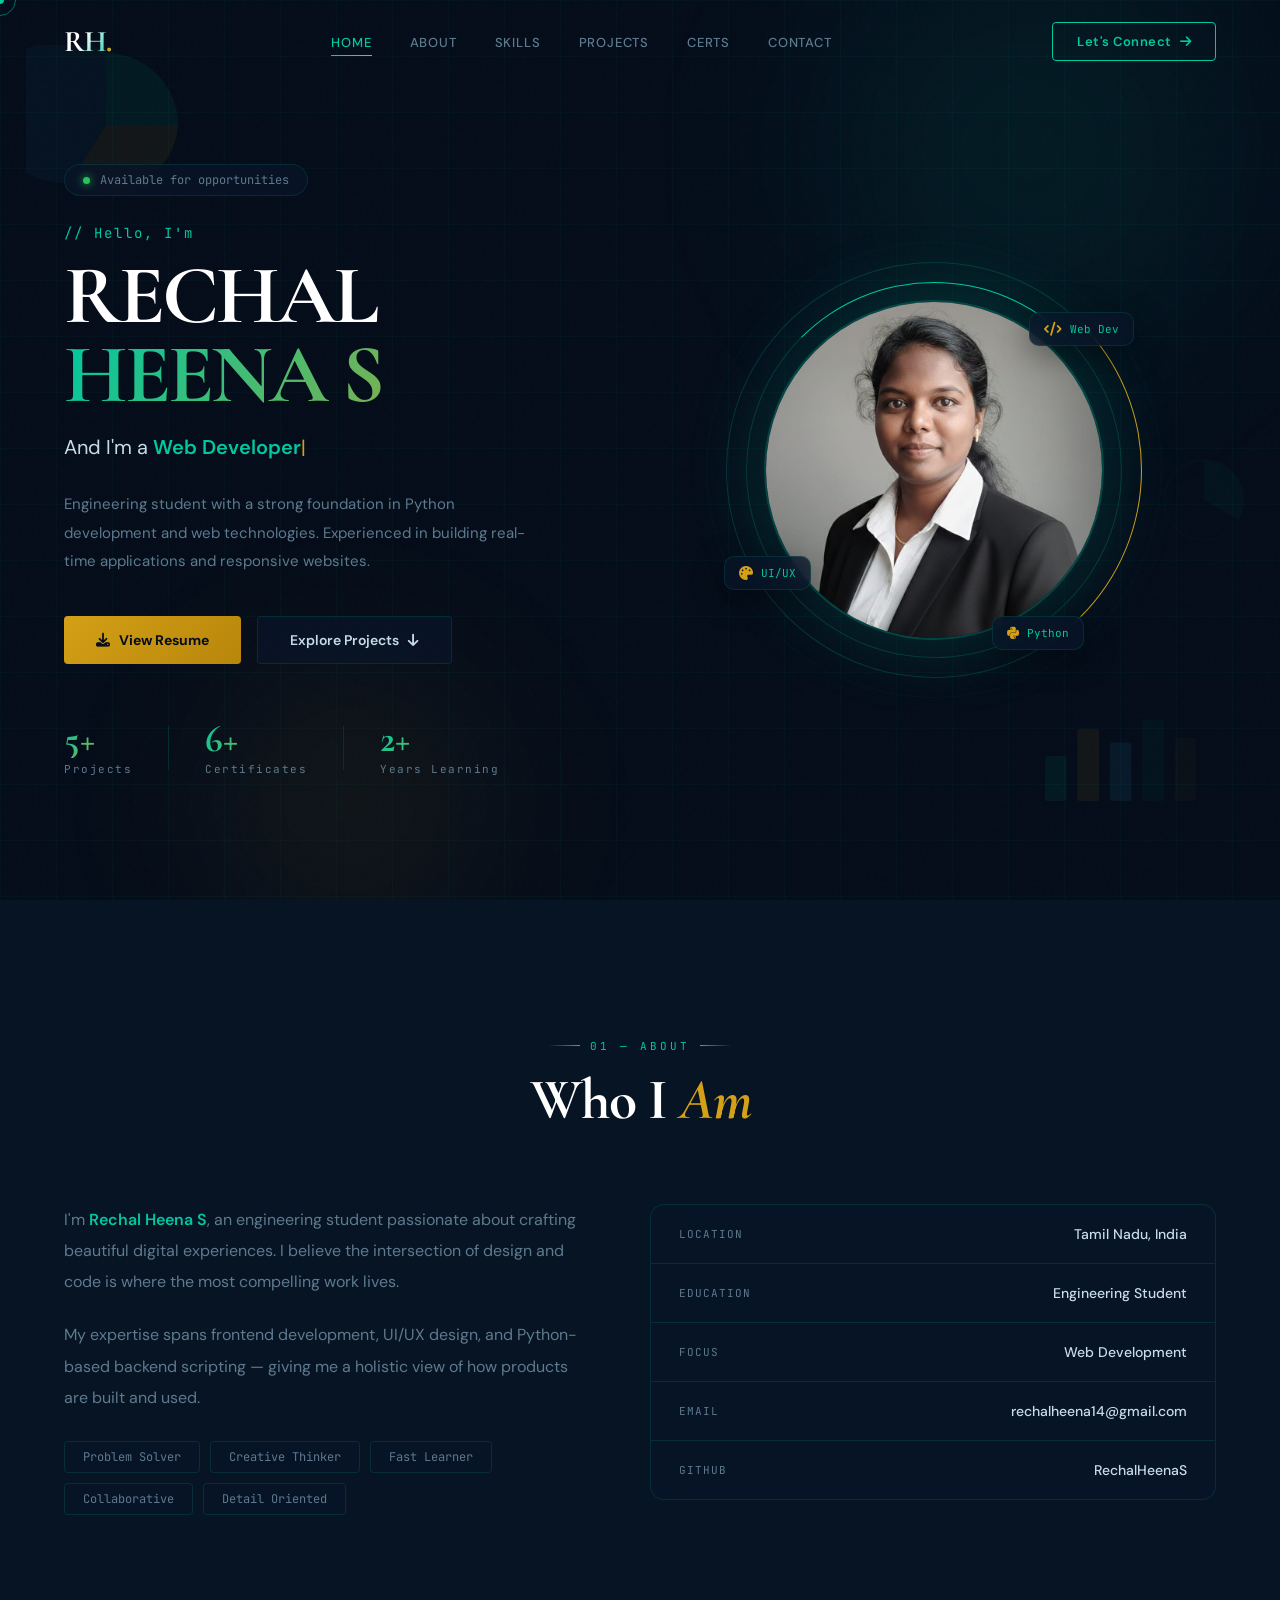
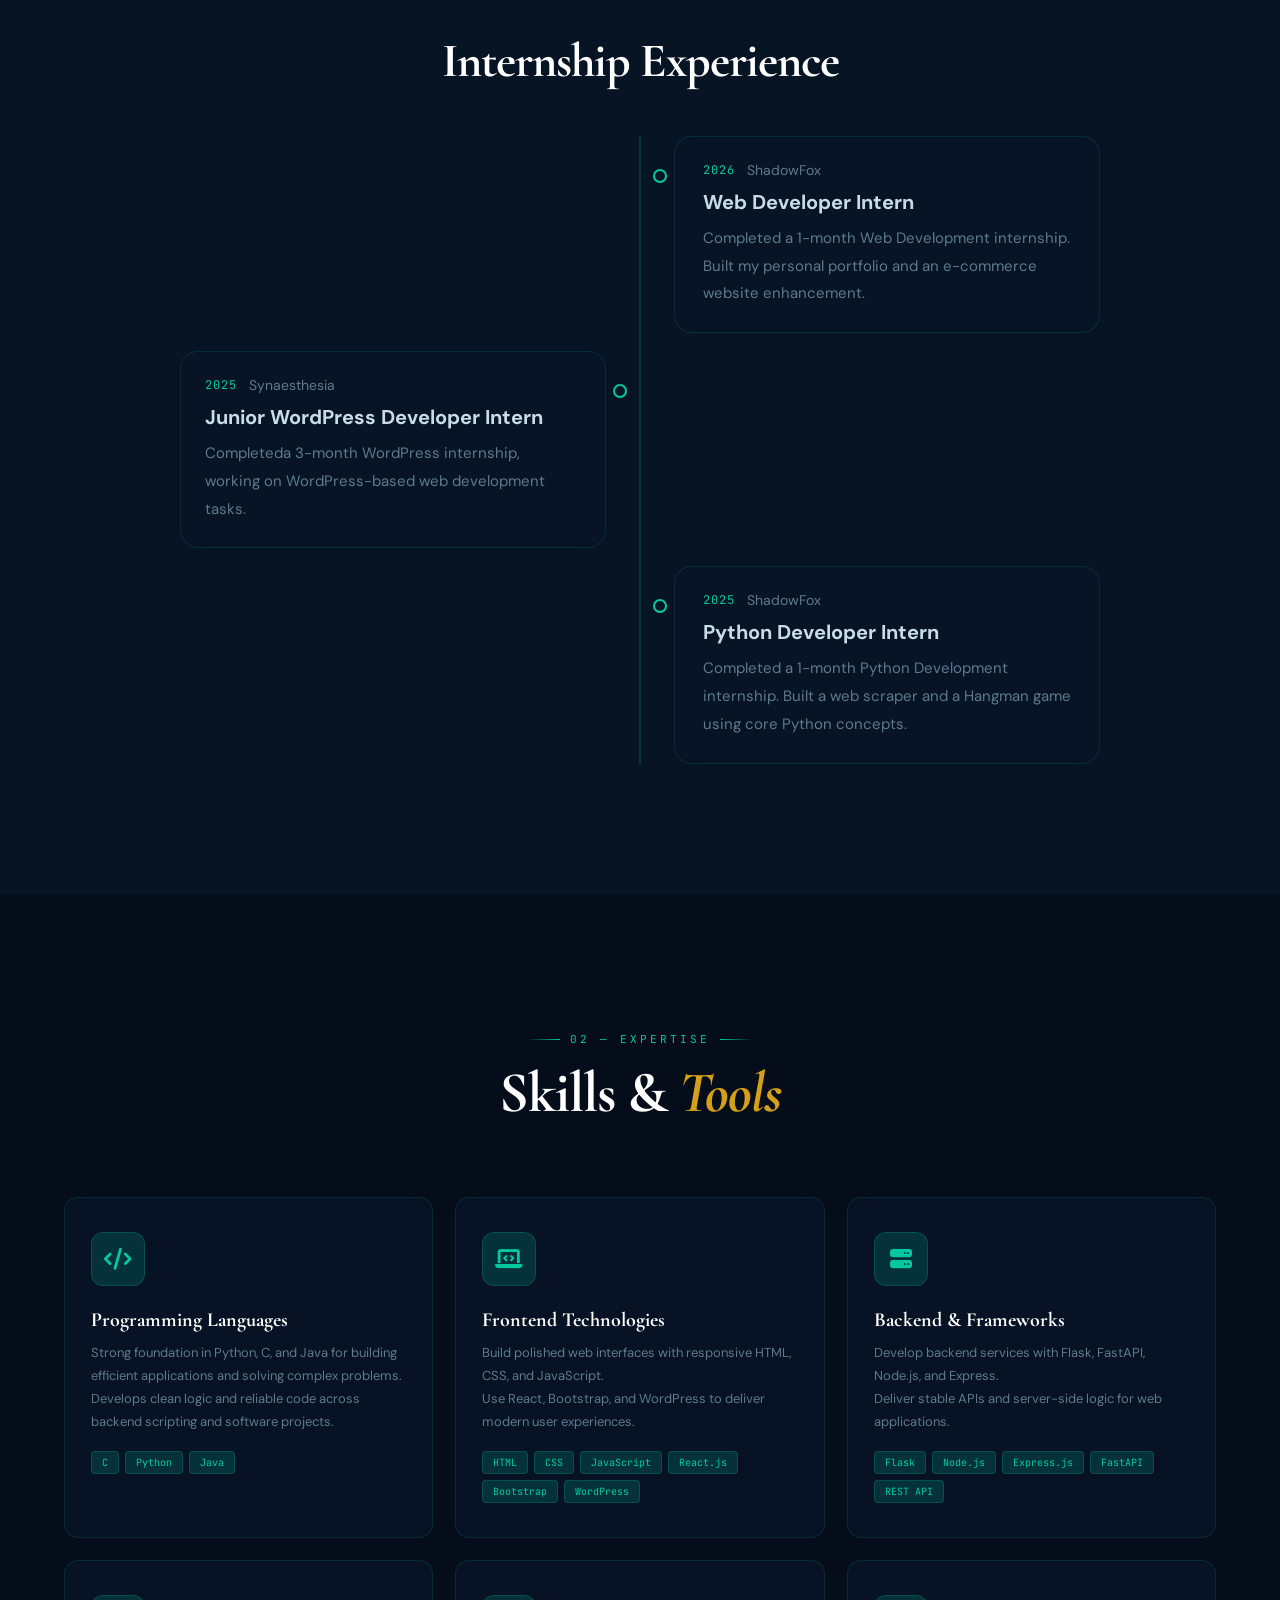
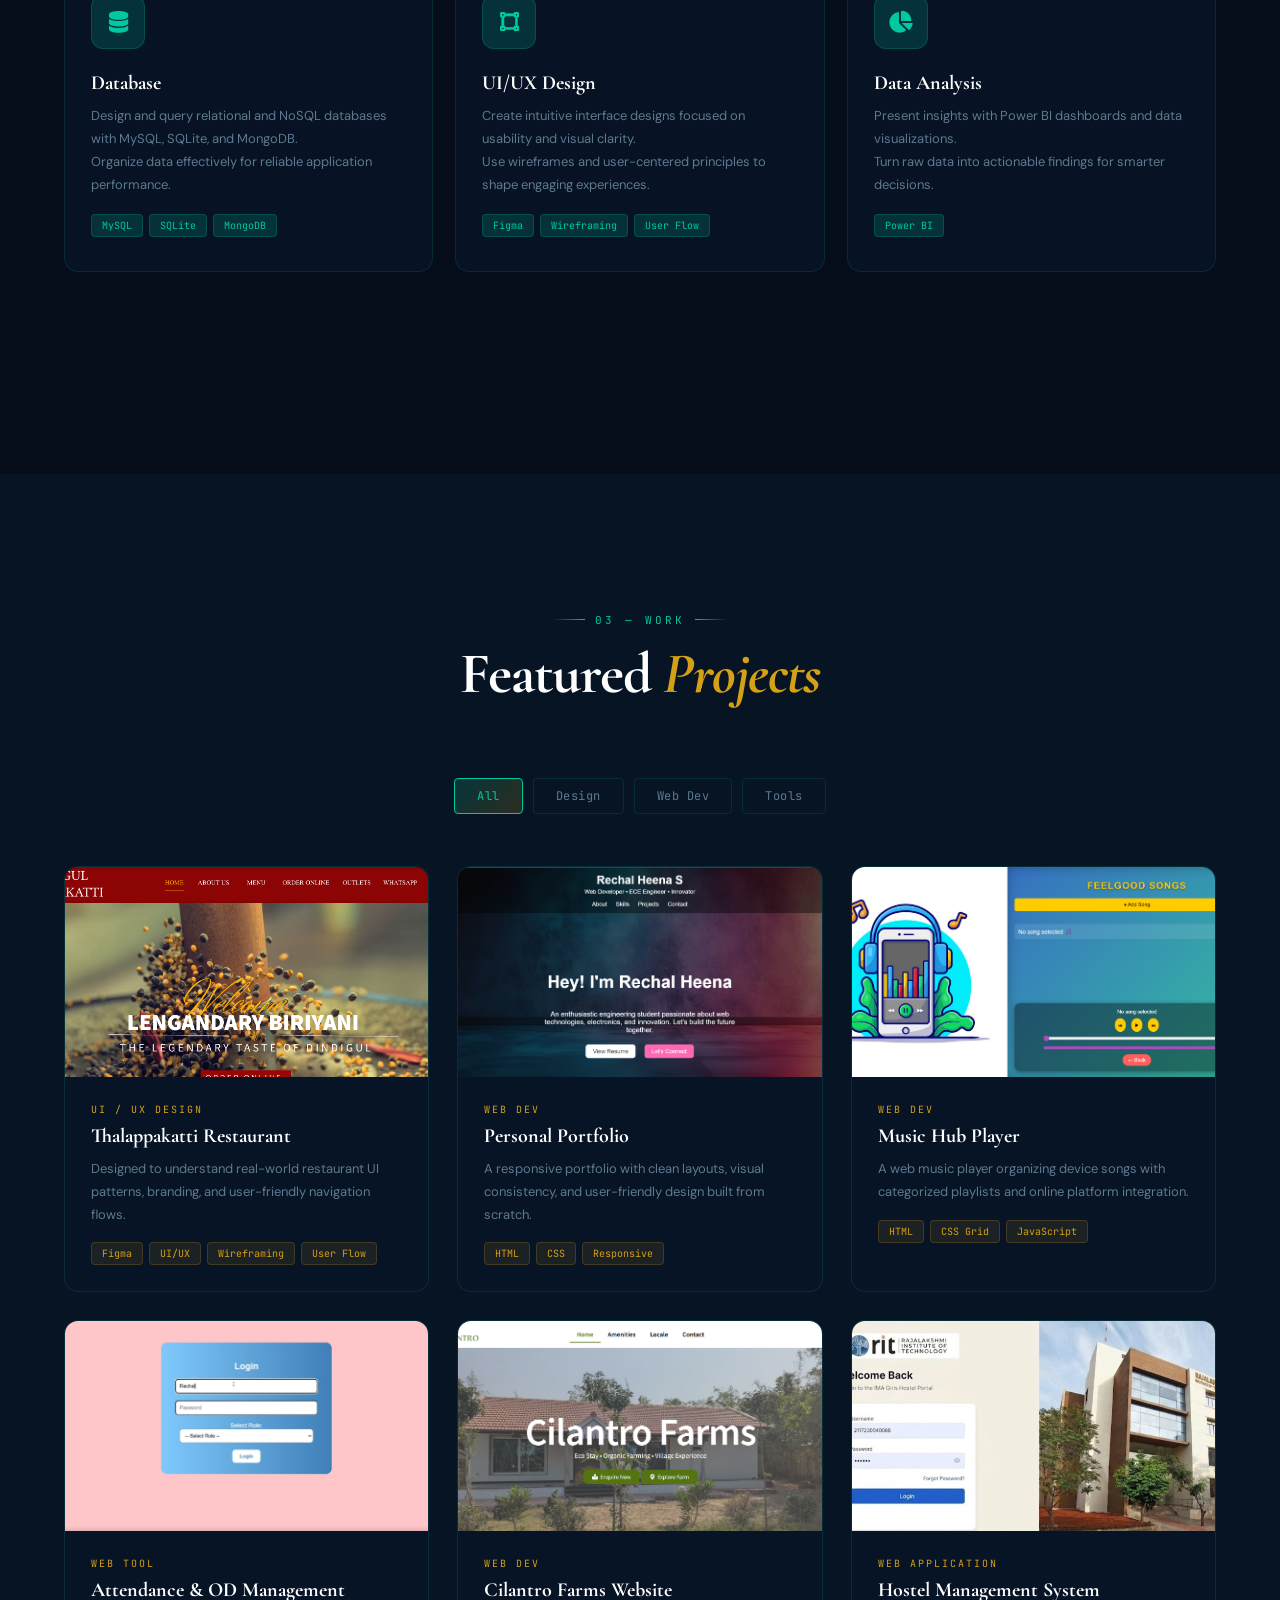
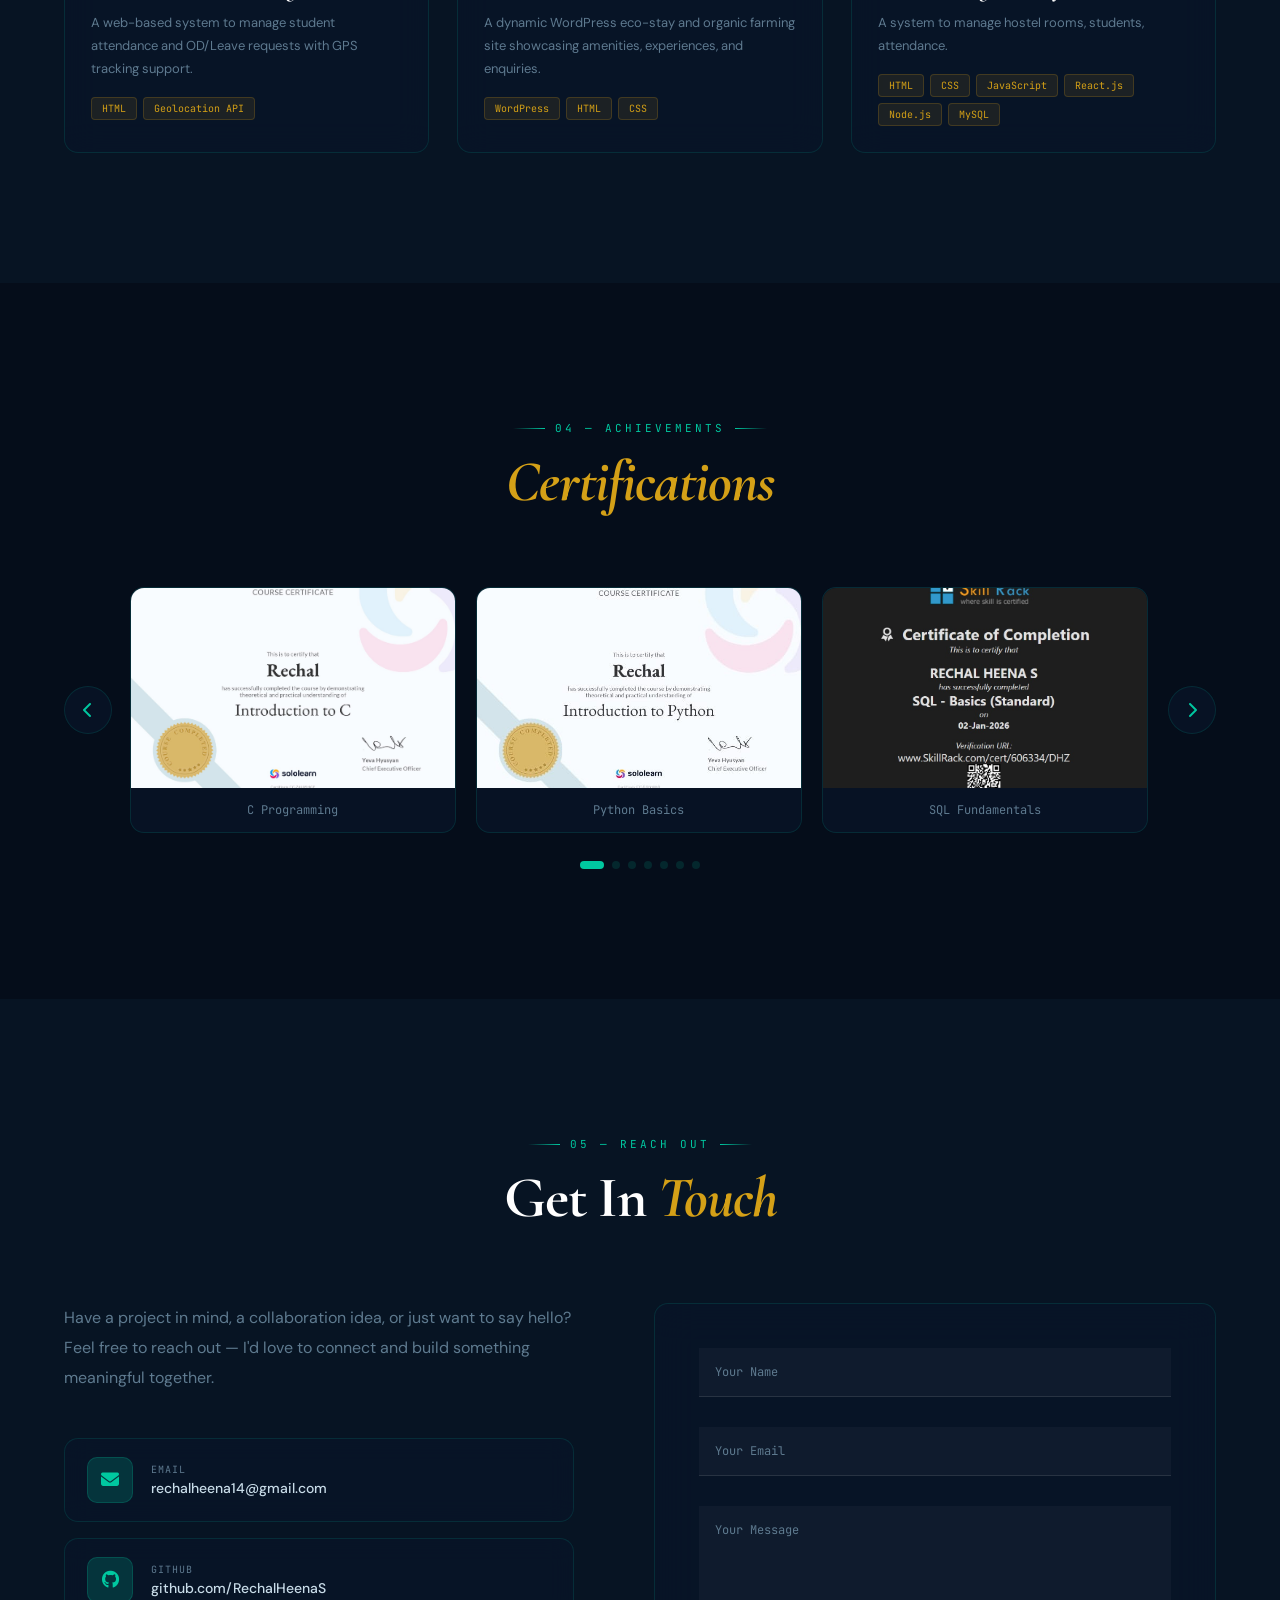
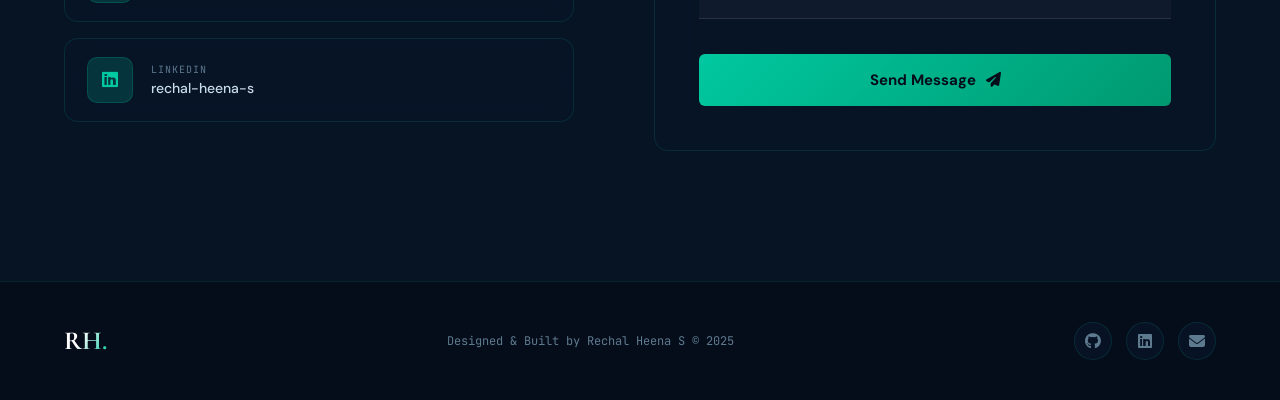
<file: index.html>
<!DOCTYPE html>
<html lang="en">
<head>
  <meta charset="UTF-8">
  <meta name="viewport" content="width=device-width, initial-scale=1.0">
  <title>Rechal Heena S — Portfolio</title>
  <link rel="stylesheet" href="style.css">
  <link href="https://fonts.googleapis.com/css2?family=Cormorant+Garamond:ital,wght@0,400;0,600;0,700;1,400;1,700&family=DM+Sans:wght@300;400;500;600;700&family=JetBrains+Mono:wght@400;500&display=swap" rel="stylesheet">
  <link rel="stylesheet" href="https://cdnjs.cloudflare.com/ajax/libs/font-awesome/6.5.1/css/all.min.css">
</head>
<body>

<!-- CURSOR -->
<div class="cursor" id="cursor"></div>
<div class="cursor-follower" id="cf"></div>

<!-- LOADER -->
<div class="loader" id="loader">
  <div class="loader-inner">
    <span class="loader-mark">RH.</span>
    <div class="loader-track"><div class="loader-fill"></div></div>
  </div>
</div>

<!-- NAVBAR -->
<nav class="navbar" id="navbar">
  <div class="nav-logo">RH<span class="dot">.</span></div>
  <ul class="nav-list" id="nav-list">
    <li><a href="#home"    class="nav-link">Home</a></li>
    <li><a href="#about"   class="nav-link">About</a></li>
    <li><a href="#skills"  class="nav-link">Skills</a></li>
    <li><a href="#projects"class="nav-link">Projects</a></li>
    <li><a href="#certifications" class="nav-link">Certs</a></li>
    <li><a href="#contact" class="nav-link">Contact</a></li>
  </ul>
  <a href="https://www.linkedin.com/in/rechal-heena-s/" target="_blank" class="nav-cta">
    <span>Let's Connect</span> <i class="fas fa-arrow-right"></i>
  </a>
  <div class="hamburger" id="hamburger"><span></span><span></span><span></span></div>
</nav>

<!-- ======================== HERO ======================== -->
<section class="hero" id="home">
  <div class="hero-bg">
    <div class="grid-bg"></div>
    <div class="radial-1"></div>
    <div class="radial-2"></div>
    <!-- Decorative SVG chart shapes like the reference image -->
    <div class="chart-decor">
      <svg class="svg-pie" viewBox="0 0 200 200" fill="none" xmlns="http://www.w3.org/2000/svg">
        <path d="M100 100 L100 10 A90 90 0 0 1 190 100 Z" fill="#00c8a0"/>
        <path d="M100 100 L190 100 A90 90 0 0 1 55 172 Z" fill="#d4a017"/>
        <path d="M100 100 L55 172 A90 90 0 1 1 100 10 Z" fill="#38bdf8" opacity=".5"/>
      </svg>
      <svg class="svg-bar" viewBox="0 0 200 120" fill="none" xmlns="http://www.w3.org/2000/svg">
        <rect x="10" y="60" width="24" height="50" rx="3" fill="#00c8a0"/>
        <rect x="46" y="30" width="24" height="80" rx="3" fill="#d4a017"/>
        <rect x="82" y="45" width="24" height="65" rx="3" fill="#38bdf8"/>
        <rect x="118" y="20" width="24" height="90" rx="3" fill="#00c8a0" opacity=".6"/>
        <rect x="154" y="40" width="24" height="70" rx="3" fill="#d4a017" opacity=".5"/>
      </svg>
      <svg class="svg-pie2" viewBox="0 0 200 200" fill="none" xmlns="http://www.w3.org/2000/svg">
        <circle cx="100" cy="100" r="80" stroke="#00c8a0" stroke-width="2"/>
        <path d="M100 100 L100 20 A80 80 0 0 1 169 140 Z" fill="#00c8a0"/>
      </svg>
    </div>
  </div>

  <div class="hero-content">
    <div class="hero-badge">
      <span class="badge-pulse"></span>
      <span>Available for opportunities</span>
    </div>
    <p class="hero-greeting">// Hello, I'm</p>
    <h1 class="hero-name">RECHAL<span>HEENA S</span></h1>
    <div class="hero-role">
      And I'm a <span class="role-typed" id="role-typed"></span><span class="type-cur">|</span>
    </div>
    <p class="hero-desc">
      Engineering student with a strong foundation in Python development and web technologies.
      Experienced in building real-time applications and responsive websites.
    </p>
    <div class="hero-btns">
      <a href="Resume.pdf" target="_blank" class="btn-gold">
        <i class="fas fa-download"></i> View Resume
      </a>
      <a href="#projects" class="btn-ghost">
        Explore Projects <i class="fas fa-arrow-down"></i>
      </a>
    </div>
    <div class="hero-stats">
      <div><span class="stat-num">5+</span><span class="stat-lbl">Projects</span></div>
      <div class="stat-sep"></div>
      <div><span class="stat-num">6+</span><span class="stat-lbl">Certificates</span></div>
      <div class="stat-sep"></div>
      <div><span class="stat-num">2+</span><span class="stat-lbl">Years Learning</span></div>
    </div>
  </div>

  <div class="hero-visual">
    <div class="portrait-wrap">
      <div class="p-ring p-ring-1"></div>
      <div class="p-ring p-ring-2"></div>
      <div class="p-ring p-ring-3"></div>
      <img src="rechal.png" alt="Rechal Heena S">
      <div class="p-chip chip-1"><i class="fas fa-code"></i> Web Dev</div>
      <div class="p-chip chip-2"><i class="fas fa-palette"></i> UI/UX</div>
      <div class="p-chip chip-3"><i class="fab fa-python"></i> Python</div>
    </div>
  </div>

 
  </div>
</section>

<!-- ======================== ABOUT ======================== -->
<section class="about-section" id="about">
  <div class="section-header">
    <span class="section-eyebrow">01 — About</span>
    <h2 class="section-title">Who I <em>Am</em></h2>
  </div>
  <div class="about-grid">
    <div class="about-text">
      <p>I'm <strong>Rechal Heena S</strong>, an engineering student passionate about crafting beautiful digital experiences. I believe the intersection of design and code is where the most compelling work lives.</p>
      <p>My expertise spans frontend development, UI/UX design, and Python-based backend scripting — giving me a holistic view of how products are built and used.</p>
      <div class="about-pills">
        <span>Problem Solver</span>
        <span>Creative Thinker</span>
        <span>Fast Learner</span>
        <span>Collaborative</span>
        <span>Detail Oriented</span>
      </div>
    </div>
    <div class="info-glass reveal">
      <div class="info-row"><span class="info-key">Location</span><span class="info-val">Tamil Nadu, India</span></div>
      <div class="info-row"><span class="info-key">Education</span><span class="info-val">Engineering Student</span></div>
      <div class="info-row"><span class="info-key">Focus</span><span class="info-val">Web Development</span></div>
      <div class="info-row"><span class="info-key">Email</span><span class="info-val">rechalheena14@gmail.com</span></div>
      <div class="info-row"><span class="info-key">GitHub</span><span class="info-val">RechalHeenaS</span></div>
    </div>
    <div class="about-experience">
      <h2 class="section-title1">Internship Experience</h2>
      <div class="experience-timeline">
        <div class="timeline-item">
          <div class="timeline-meta">
            <span class="timeline-date">2026</span>
            <span class="timeline-company">ShadowFox</span>
          </div>
          <h4>Web Developer Intern</h4>
          <p>Completed a 1-month Web Development internship. Built my personal portfolio and an e-commerce website enhancement.</p>
        </div>
        <div class="timeline-item">
          <div class="timeline-meta">
            <span class="timeline-date">2025</span>
            <span class="timeline-company">Synaesthesia</span>
          </div>
          <h4>Junior WordPress Developer Intern</h4>
          <p>Completeda 3-month WordPress internship, working on WordPress-based web development tasks.</p>
        </div>
        <div class="timeline-item">
          <div class="timeline-meta">
            <span class="timeline-date">2025</span>
            <span class="timeline-company">ShadowFox</span>
          </div>
          <h4>Python Developer Intern</h4>
          <p>Completed a 1-month Python Development internship. Built a web scraper and a Hangman game using core Python concepts.</p>
        </div>
      </div>
    </div>
  </div>
</section>

<!-- ======================== SKILLS ======================== -->
<section class="skills-section" id="skills">
  <div class="section-header">
    <span class="section-eyebrow">02 — Expertise</span>
    <h2 class="section-title">Skills &amp; <em>Tools</em></h2>
  </div>

  <div class="skills-cards">
    <div class="sk-card reveal">
      <div class="sk-icon"><i class="fas fa-code"></i></div>
      <h3>Programming Languages</h3>
      <p>Strong foundation in Python, C, and Java for building efficient applications and solving complex problems.
      <br>Develops clean logic and reliable code across backend scripting and software projects.</p>
      <div class="sk-pills"><span>C</span><span>Python</span><span>Java</span></div>
    </div>
    <div class="sk-card reveal">
      <div class="sk-icon"><i class="fas fa-laptop-code"></i></div>
      <h3>Frontend Technologies</h3>
      <p>Build polished web interfaces with responsive HTML, CSS, and JavaScript.
      <br>Use React, Bootstrap, and WordPress to deliver modern user experiences.</p>
      <div class="sk-pills"><span>HTML</span><span>CSS</span><span>JavaScript</span><span>React.js</span><span>Bootstrap</span><span>WordPress</span></div>
    </div>
    <div class="sk-card reveal">
      <div class="sk-icon"><i class="fas fa-server"></i></div>
      <h3>Backend & Frameworks</h3>
      <p>Develop backend services with Flask, FastAPI, Node.js, and Express.
      <br>Deliver stable APIs and server-side logic for web applications.</p>
      <div class="sk-pills"><span>Flask</span><span>Node.js</span><span>Express.js</span><span>FastAPI</span><span>REST API</span></div>
    </div>
     <div class="sk-card reveal">
      <div class="sk-icon"><i class="fas fa-database"></i></div>
      <h3>Database</h3>
      <p>Design and query relational and NoSQL databases with MySQL, SQLite, and MongoDB.
      <br>Organize data effectively for reliable application performance.</p>
      <div class="sk-pills"><span>MySQL</span><span>SQLite</span><span>MongoDB</span></div>
    </div>
    <div class="sk-card reveal">
      <div class="sk-icon"><i class="fas fa-vector-square"></i></div>
      <h3>UI/UX Design</h3>
      <p>Create intuitive interface designs focused on usability and visual clarity.
      <br>Use wireframes and user-centered principles to shape engaging experiences.</p>
      <div class="sk-pills"><span>Figma</span><span>Wireframing</span><span>User Flow</span></div>
    </div>
    <div class="sk-card reveal">
      <div class="sk-icon"><i class="fas fa-chart-pie"></i></div>
      <h3>Data Analysis</h3>
      <p>Present insights with Power BI dashboards and data visualizations.
      <br>Turn raw data into actionable findings for smarter decisions.</p>
      <div class="sk-pills"><span>Power BI</span></div>
    </div>
  </div>

  
</section>

<!-- ======================== PROJECTS ======================== -->
<section class="projects-section" id="projects">
  <div class="section-header">
    <span class="section-eyebrow">03 — Work</span>
    <h2 class="section-title">Featured <em>Projects</em></h2>
  </div>

  <div class="filter-row">
    <button class="f-btn active" data-f="all">All</button>
    <button class="f-btn" data-f="design">Design</button>
    <button class="f-btn" data-f="web">Web Dev</button>
    <button class="f-btn" data-f="tool">Tools</button>
  </div>

  <div class="proj-grid" id="proj-grid">

    <div class="proj-card reveal" data-cat="design">
      <div class="proj-img">
        <img src="thalappakatti.png" alt="Thalappakatti Restaurant">
        <div class="proj-overlay">
          <a class="ov-link" href="https://github.com/RechalHeenaS/Restaurant-Website" target="_blank" title="GitHub"><i class="fab fa-github"></i></a>
          <a class="ov-link gold-ov" href="https://www.linkedin.com/posts/rechal-heena-s_figma-uiuxdesign-webdesign-activity-7404388121020256256-R0Xc" target="_blank" title="LinkedIn"><i class="fab fa-linkedin"></i></a>
        </div>
      </div>
      <div class="proj-body">
        <span class="proj-cat">UI / UX Design</span>
        <h3>Thalappakatti Restaurant</h3>
        <p>Designed to understand real-world restaurant UI patterns, branding, and user-friendly navigation flows.</p>
        <div class="proj-tags"><span>Figma</span><span>UI/UX</span><span>Wireframing</span><span>User Flow</span></div>
      </div>
    </div>

    <div class="proj-card reveal" data-cat="web">
      <div class="proj-img">
        <img src="portfolio.png" alt="Personal Portfolio">
        <div class="proj-overlay">
          <a class="ov-link" href="https://github.com/RechalHeenaS/My_PortFolio" target="_blank"><i class="fab fa-github"></i></a>
          <a class="ov-link gold-ov" href="https://www.linkedin.com/posts/rechal-heena-s_webdevelopment-html-css-activity-7364532134604095488-c8_F" target="_blank"><i class="fab fa-linkedin"></i></a>
        </div>
      </div>
      <div class="proj-body">
        <span class="proj-cat">Web Dev</span>
        <h3>Personal Portfolio</h3>
        <p>A responsive portfolio with clean layouts, visual consistency, and user-friendly design built from scratch.</p>
        <div class="proj-tags"><span>HTML</span><span>CSS</span><span>Responsive</span></div>
      </div>
    </div>

    <div class="proj-card reveal" data-cat="web">
      <div class="proj-img">
        <img src="music player.png" alt="Music Hub">
        <div class="proj-overlay">
          <a class="ov-link" href="https://github.com/RechalHeenaS/Music-Player" target="_blank"><i class="fab fa-github"></i></a>
          <a class="ov-link gold-ov" href="https://www.linkedin.com/posts/rechal-heena-s_webdevelopment-musicplayer-javascript-activity-7364528968273731585-I-ke" target="_blank"><i class="fab fa-linkedin"></i></a>
        </div>
      </div>
      <div class="proj-body">
        <span class="proj-cat">Web Dev</span>
        <h3>Music Hub Player</h3>
        <p>A web music player organizing device songs with categorized playlists and online platform integration.</p>
        <div class="proj-tags"><span>HTML</span><span>CSS Grid</span><span>JavaScript</span></div>
      </div>
    </div>

    <div class="proj-card reveal" data-cat="tool">
      <div class="proj-img">
        <img src="attendance.png" alt="Attendance System">
        <div class="proj-overlay">
          <a class="ov-link" href="https://github.com/RechalHeenaS/Student-Attendance-Management" target="_blank"><i class="fab fa-github"></i></a>
          <a class="ov-link gold-ov" href="https://www.linkedin.com/posts/rechal-heena-s_webdevelopment-edtech-innovation-activity-7352374286977855489-fvyg" target="_blank"><i class="fab fa-linkedin"></i></a>
        </div>
      </div>
      <div class="proj-body">
        <span class="proj-cat">Web Tool</span>
        <h3>Attendance & OD Management</h3>
        <p>A web-based system to manage student attendance and OD/Leave requests with GPS tracking support.</p>
        <div class="proj-tags"><span>HTML</span><span>Geolocation API</span></div>
      </div>
    </div>

    <div class="proj-card reveal" data-cat="web">
      <div class="proj-img">
        <img src="cilantrofarms website.png" alt="Cilantro Farms">
        <div class="proj-overlay">
          <a class="ov-link" href="https://github.com/RechalHeenaS/cilantro-farms" target="_blank"><i class="fab fa-github"></i></a>
          <a class="ov-link gold-ov" href="#"><i class="fab fa-linkedin"></i></a>
        </div>
      </div>
      <div class="proj-body">
        <span class="proj-cat">Web Dev</span>
        <h3>Cilantro Farms Website</h3>
        <p>A dynamic WordPress eco-stay and organic farming site showcasing amenities, experiences, and enquiries.</p>
        <div class="proj-tags"><span>WordPress</span><span>HTML</span><span>CSS</span></div>
      </div>
    </div>

     <div class="proj-card reveal" data-cat="web">
      <div class="proj-img">
        <img src="hostel.jpeg" alt="Hostel Management">
        <div class="proj-overlay">
          <a class="ov-link" href="https://github.com/RechalHeenaS/cilantro-farms" target="_blank"><i class="fab fa-github"></i></a>
          <a class="ov-link gold-ov" href="#"><i class="fab fa-linkedin"></i></a>
        </div>
      </div>
      <div class="proj-body">
        <span class="proj-cat">Web Application</span>
        <h3>Hostel Management System</h3>
        <p>A system to manage hostel rooms, students, attendance.</p>
        <div class="proj-tags"><span>HTML</span><span>CSS</span><span>JavaScript</span><span>React.js</span><span>Node.js</span><span>MySQL</span></div>
      </div>
    </div>

  </div>
</section>

<!-- ======================== CERTIFICATIONS ======================== -->
<section class="cert-section" id="certifications">
  <div class="section-header">
    <span class="section-eyebrow">04 — Achievements</span>
    <h2 class="section-title"><em>Certifications</em></h2>
  </div>
  <div class="cert-wrap">
    <button class="cert-btn" id="cert-prev"><i class="fas fa-chevron-left"></i></button>
    <div class="cert-viewport">
      <div class="cert-track" id="cert-track">
        <div class="cert-slide"><img src="c.jpeg" alt="C"><div class="cert-caption">C Programming</div></div>
        <div class="cert-slide"><img src="Python.jpeg" alt="Python"><div class="cert-caption">Python Basics</div></div>
        <div class="cert-slide"><img src="sql.jpeg" alt="SQL"><div class="cert-caption">SQL Fundamentals</div></div>
        <div class="cert-slide"><img src="bronze.jpeg" alt="Bronze"><div class="cert-caption">Bronze Badge</div></div>
        <div class="cert-slide"><img src="c arithmetic.jpeg" alt="C Arith"><div class="cert-caption">C Arithmetic</div></div>
        <div class="cert-slide"><img src="c io.jpeg" alt="C IO"><div class="cert-caption">C I/O Operations</div></div>
        <div class="cert-slide"><img src="Skill rack kickstart.jpeg" alt="Skill Rack"><div class="cert-caption">Skill Rack Kickstart</div></div>
        <div class="cert-slide"><img src="Claude AI.jpg" alt="Claude"><div class="cert-caption">Claude Certification</div></div>
         <div class="cert-slide"><img src="Python_skillRack.jpeg" alt="Python SkillRack"><div class="cert-caption">Python 50-Very Easy Challenges</div></div>
      </div>
    </div>
    <button class="cert-btn" id="cert-next"><i class="fas fa-chevron-right"></i></button>
  </div>
  <div class="cert-dots" id="cert-dots"></div>
</section>

<!-- ======================== CONTACT ======================== -->
<section class="contact-section" id="contact">
  <div class="section-header">
    <span class="section-eyebrow">05 — Reach Out</span>
    <h2 class="section-title">Get In <em>Touch</em></h2>
  </div>
  <div class="contact-grid">
    <div class="contact-text">
      <p>Have a project in mind, a collaboration idea, or just want to say hello? Feel free to reach out — I'd love to connect and build something meaningful together.</p>
      <div class="c-items">
        <a href="mailto:rechalheena14@gmail.com" class="c-item reveal">
          <div class="c-ico"><i class="fas fa-envelope"></i></div>
          <div><span class="c-lbl">EMAIL</span><span class="c-val">rechalheena14@gmail.com</span></div>
        </a>
        <a href="https://github.com/RechalHeenaS/" target="_blank" class="c-item reveal">
          <div class="c-ico"><i class="fab fa-github"></i></div>
          <div><span class="c-lbl">GITHUB</span><span class="c-val">github.com/RechalHeenaS</span></div>
        </a>
        <a href="https://www.linkedin.com/in/rechal-heena-s/" target="_blank" class="c-item reveal">
          <div class="c-ico"><i class="fab fa-linkedin"></i></div>
          <div><span class="c-lbl">LINKEDIN</span><span class="c-val">rechal-heena-s</span></div>
        </a>
      </div>
    </div>
    <div class="form-glass reveal">
      <form id="contact-form" action="mailto:rechalheena14@gmail.com" method="post" enctype="text/plain">
        <div class="form-field">
          <input type="text" id="name" name="name" placeholder=" " required>
          <label for="name">Your Name</label>
        </div>
        <div class="form-field">
          <input type="email" id="email" name="email" placeholder=" " required>
          <label for="email">Your Email</label>
        </div>
        <div class="form-field">
          <textarea id="msg" name="message" rows="4" placeholder=" " required></textarea>
          <label for="msg">Your Message</label>
        </div>
        <button type="submit" class="form-submit">
          Send Message <i class="fas fa-paper-plane"></i>
        </button>
      </form>
    </div>
  </div>
</section>

<!-- FOOTER -->
<footer class="footer">
  <div class="footer-inner">
    <div class="footer-logo">RH<span class="dot">.</span></div>
    <p>Designed &amp; Built by Rechal Heena S &copy; 2025</p>
    <div class="f-socials">
      <a href="https://github.com/RechalHeenaS/" target="_blank"><i class="fab fa-github"></i></a>
      <a href="https://www.linkedin.com/in/rechal-heena-s/" target="_blank"><i class="fab fa-linkedin"></i></a>
      <a href="mailto:rechalheena14@gmail.com"><i class="fas fa-envelope"></i></a>
    </div>
  </div>
</footer>

<button class="back-top" id="back-top"><i class="fas fa-arrow-up"></i></button>

<script src="script.js"></script>
</body>
</html>
</file>
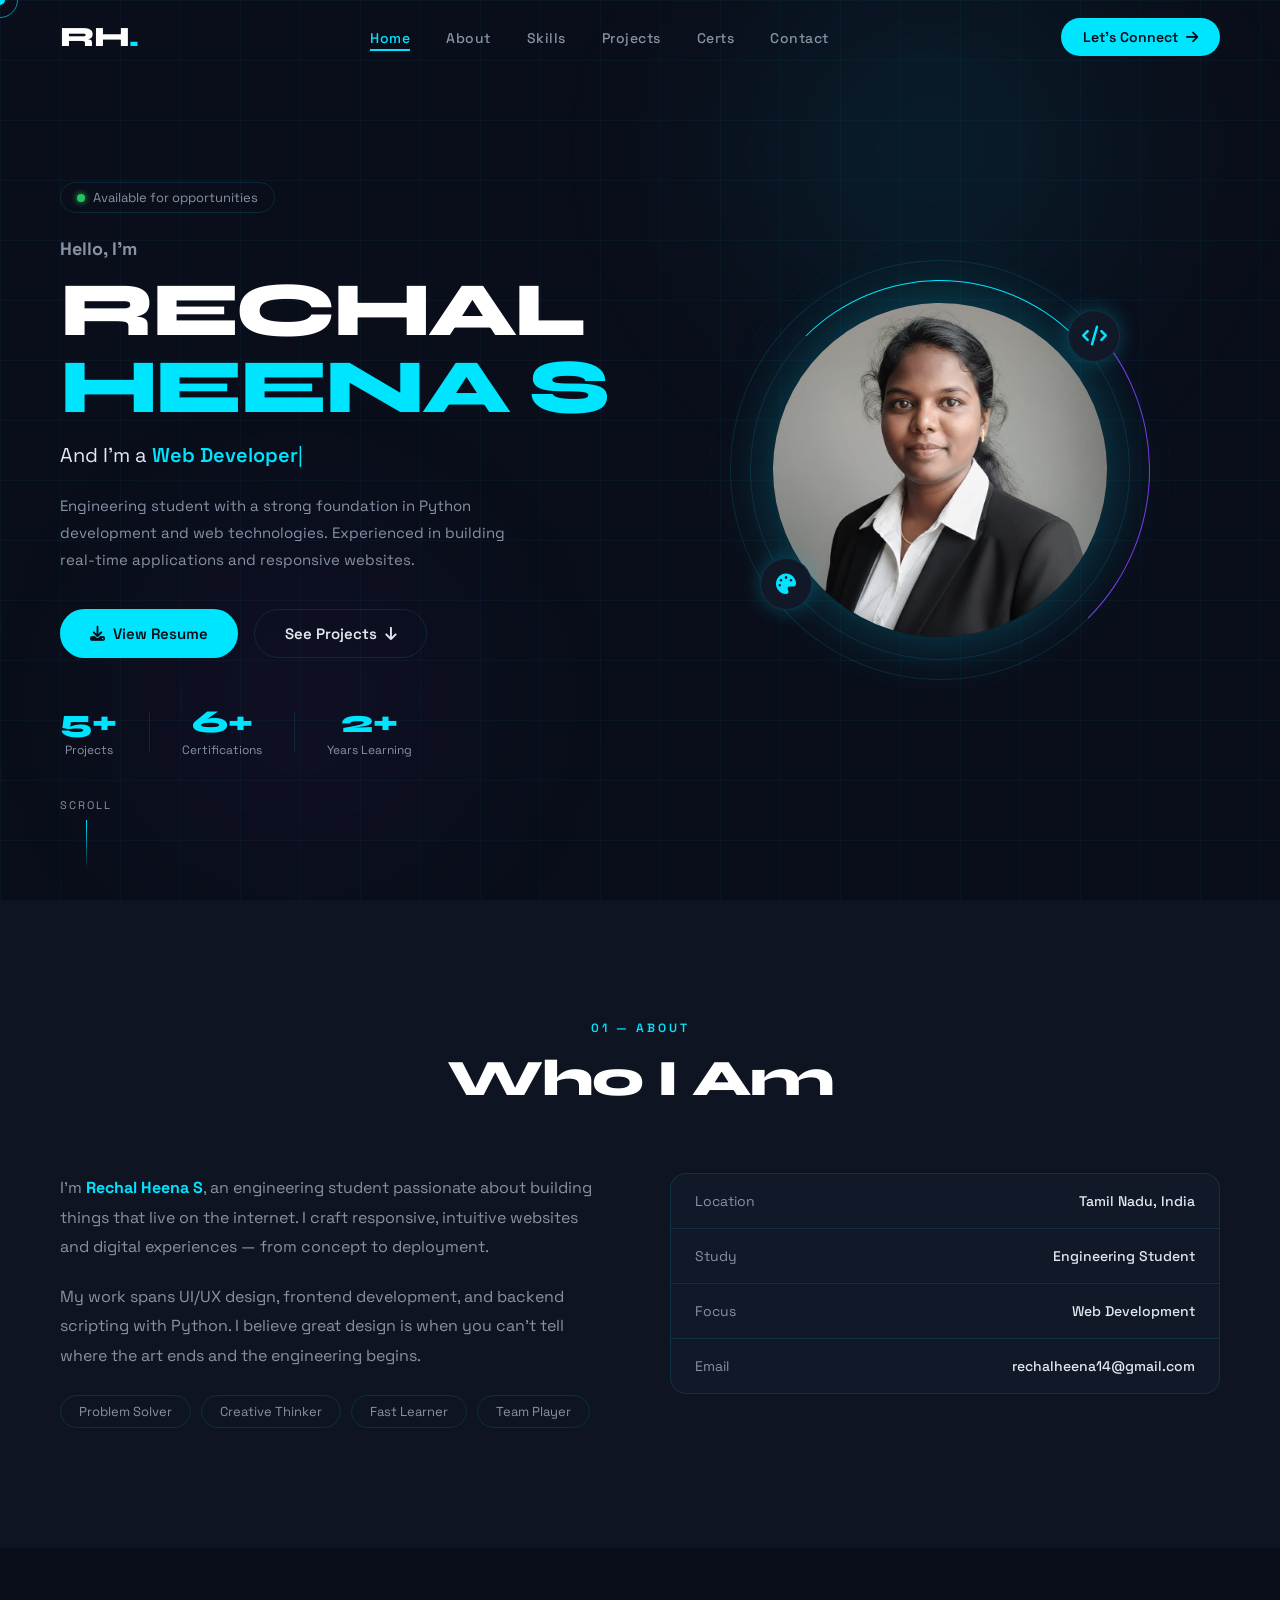
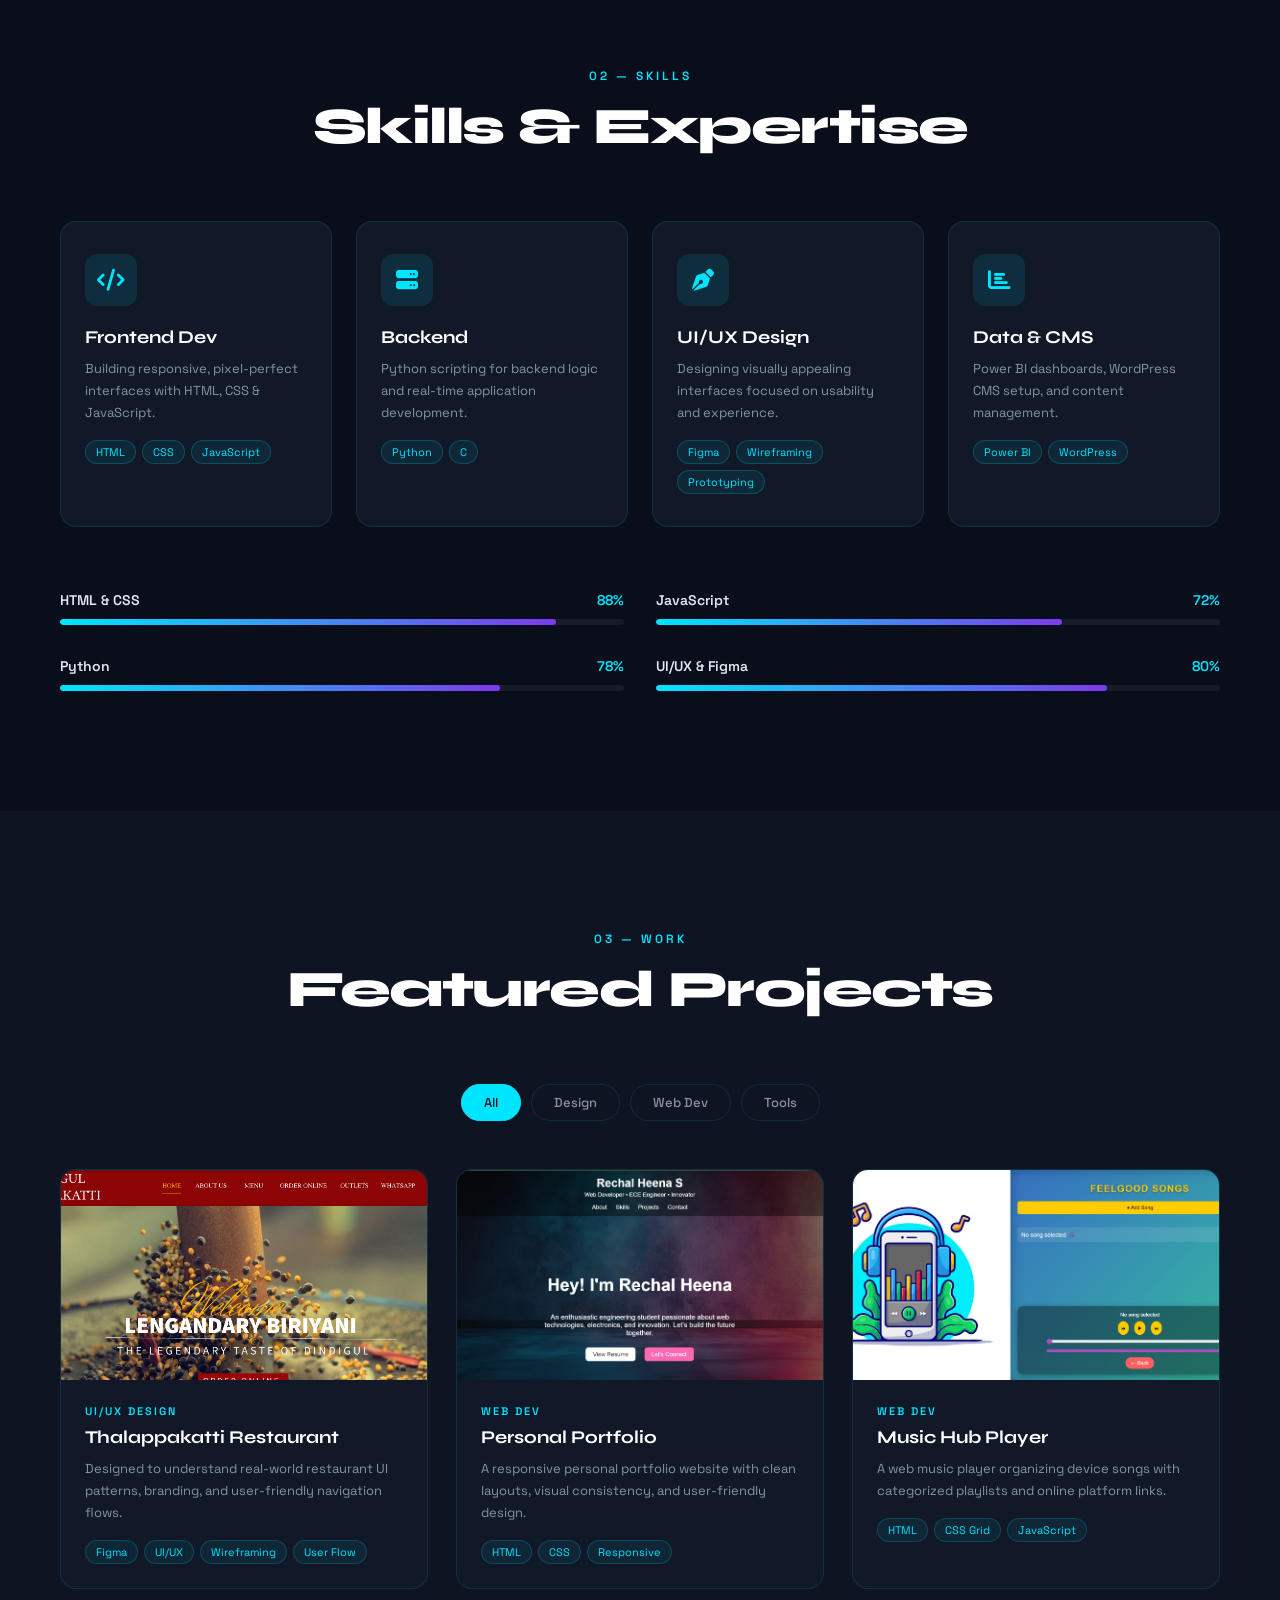
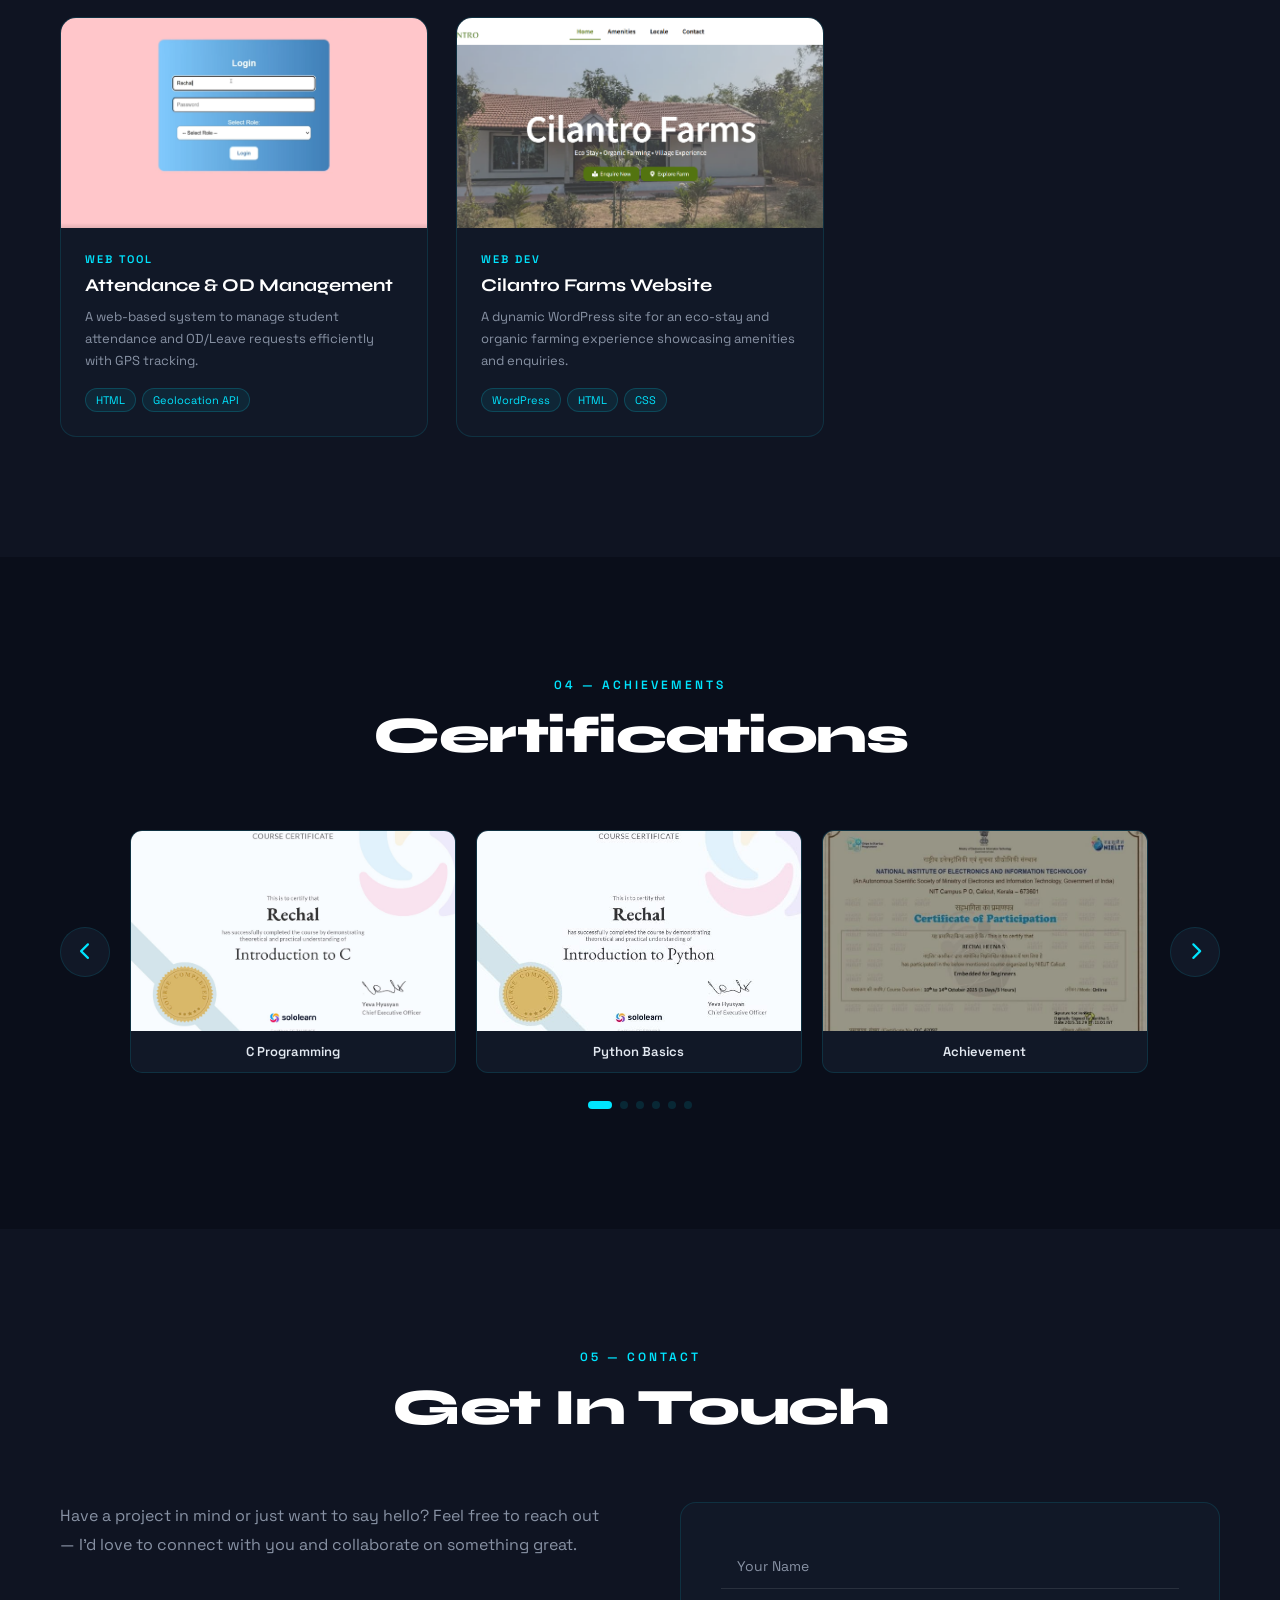
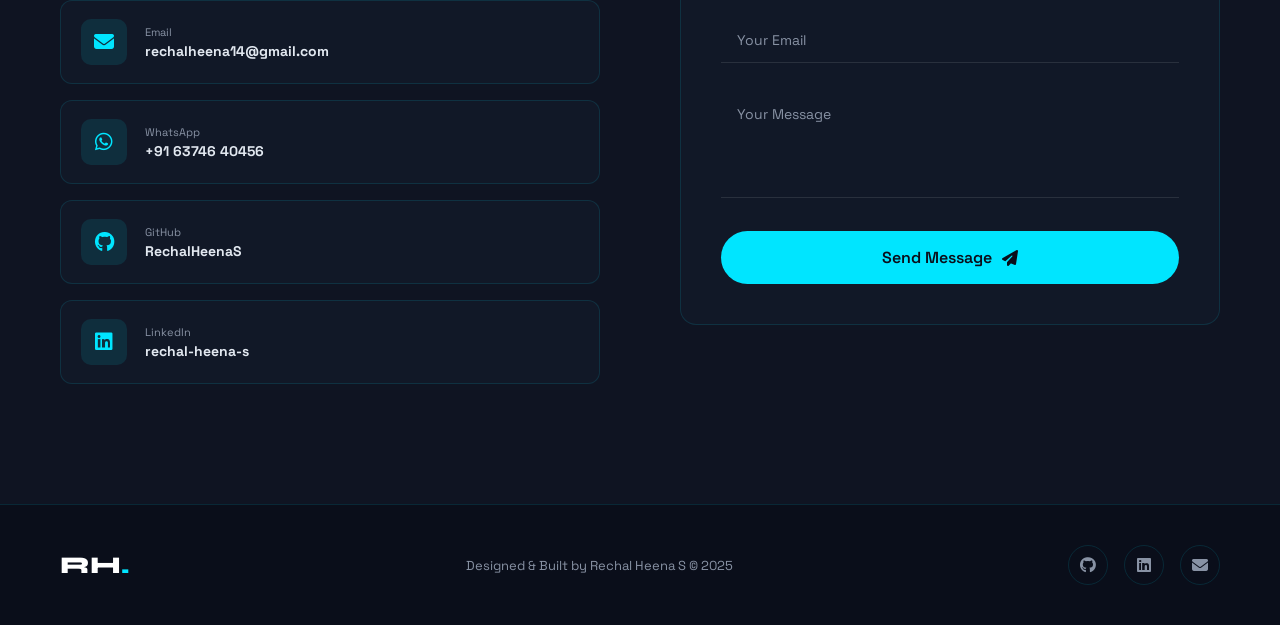
<file: portfolio_enhanced/index.html>
<!DOCTYPE html>
<html lang="en">
<head>
    <meta charset="UTF-8">
    <meta name="viewport" content="width=device-width, initial-scale=1.0">
    <title>Rechal Heena S — Portfolio</title>
    <link rel="stylesheet" href="style.css">
    <link href="https://fonts.googleapis.com/css2?family=Space+Grotesk:wght@300;400;500;600;700&family=Syne:wght@400;600;700;800&display=swap" rel="stylesheet">
    <link rel="stylesheet" href="https://cdnjs.cloudflare.com/ajax/libs/font-awesome/6.5.1/css/all.min.css">
</head>
<body>

<!-- CURSOR -->
<div class="cursor" id="cursor"></div>
<div class="cursor-follower" id="cursor-follower"></div>

<!-- LOADER -->
<div class="loader" id="loader">
  <div class="loader-inner">
    <span class="loader-text">RH</span>
    <div class="loader-bar"><div class="loader-fill"></div></div>
  </div>
</div>

<!-- NAVBAR -->
<nav class="navbar" id="navbar">
  <div class="nav-logo">RH<span class="dot">.</span></div>
  <ul class="nav-list" id="nav-list">
    <li><a href="#home" class="nav-link">Home</a></li>
    <li><a href="#about" class="nav-link">About</a></li>
    <li><a href="#skills" class="nav-link">Skills</a></li>
    <li><a href="#projects" class="nav-link">Projects</a></li>
    <li><a href="#certifications" class="nav-link">Certs</a></li>
    <li><a href="#contact" class="nav-link">Contact</a></li>
  </ul>
  <a href="https://www.linkedin.com/in/rechal-heena-s/" target="_blank" class="nav-cta">Let's Connect <i class="fas fa-arrow-right"></i></a>
  <div class="hamburger" id="hamburger">
    <span></span><span></span><span></span>
  </div>
</nav>

<!-- HERO -->
<section class="hero" id="home">
  <div class="hero-bg">
    <div class="grid-lines"></div>
    <div class="glow glow-1"></div>
    <div class="glow glow-2"></div>
  </div>
  <div class="hero-content">
    <div class="hero-tag"><span class="tag-dot"></span> Available for opportunities</div>
    <h4 class="hero-sub">Hello, I'm</h4>
    <h1 class="hero-name">RECHAL<br><span class="name-accent">HEENA S</span></h1>
    <div class="hero-roles">
      <span class="role-static">And I'm a </span>
      <span class="role-type" id="role-type"></span><span class="type-cursor">|</span>
    </div>
    <p class="hero-desc">
      Engineering student with a strong foundation in Python development and web technologies.
      Experienced in building real-time applications and responsive websites.
    </p>
    <div class="hero-buttons">
      <a href="Resume.pdf" class="btn-primary" target="_blank">
        <i class="fas fa-download"></i> View Resume
      </a>
      <a href="#projects" class="btn-outline">
        See Projects <i class="fas fa-arrow-down"></i>
      </a>
    </div>
    <div class="hero-stats">
      <div class="stat"><span class="stat-num">5+</span><span class="stat-label">Projects</span></div>
      <div class="stat-divider"></div>
      <div class="stat"><span class="stat-num">6+</span><span class="stat-label">Certifications</span></div>
      <div class="stat-divider"></div>
      <div class="stat"><span class="stat-num">2+</span><span class="stat-label">Years Learning</span></div>
    </div>
  </div>
  <div class="hero-visual">
    <div class="img-frame">
      <div class="img-ring ring-1"></div>
      <div class="img-ring ring-2"></div>
      <div class="img-ring ring-3"></div>
      <img src="rechal.png" alt="Rechal Heena">
      <div class="img-badge badge-1"><i class="fas fa-code"></i></div>
      <div class="img-badge badge-2"><i class="fas fa-palette"></i></div>
    </div>
  </div>
  <div class="scroll-hint">
    <span>Scroll</span>
    <div class="scroll-line"></div>
  </div>
</section>

<!-- ABOUT -->
<section class="about-section" id="about">
  <div class="section-header">
    <span class="section-tag">01 — About</span>
    <h2 class="section-title">Who I Am</h2>
  </div>
  <div class="about-grid">
    <div class="about-text">
      <p>I'm <strong>Rechal Heena S</strong>, an engineering student passionate about building things that live on the internet. I craft responsive, intuitive websites and digital experiences — from concept to deployment.</p>
      <p>My work spans UI/UX design, frontend development, and backend scripting with Python. I believe great design is when you can't tell where the art ends and the engineering begins.</p>
      <div class="about-tags">
        <span>Problem Solver</span>
        <span>Creative Thinker</span>
        <span>Fast Learner</span>
        <span>Team Player</span>
      </div>
    </div>
    <div class="about-info">
      <div class="info-card">
        <div class="info-row"><span class="info-label">Location</span><span class="info-val">Tamil Nadu, India</span></div>
        <div class="info-row"><span class="info-label">Study</span><span class="info-val">Engineering Student</span></div>
        <div class="info-row"><span class="info-label">Focus</span><span class="info-val">Web Development</span></div>
        <div class="info-row"><span class="info-label">Email</span><span class="info-val">rechalheena14@gmail.com</span></div>
      </div>
    </div>
  </div>
</section>

<!-- SKILLS -->
<section class="skills-section" id="skills">
  <div class="section-header">
    <span class="section-tag">02 — Skills</span>
    <h2 class="section-title">Skills & Expertise</h2>
  </div>
  <div class="skills-grid">
    <div class="skill-card" data-delay="0">
      <div class="skill-icon"><i class="fas fa-code"></i></div>
      <h3>Frontend Dev</h3>
      <p>Building responsive, pixel-perfect interfaces with HTML, CSS & JavaScript.</p>
      <div class="skill-tags"><span>HTML</span><span>CSS</span><span>JavaScript</span></div>
    </div>
    <div class="skill-card" data-delay="1">
      <div class="skill-icon"><i class="fas fa-server"></i></div>
      <h3>Backend</h3>
      <p>Python scripting for backend logic and real-time application development.</p>
      <div class="skill-tags"><span>Python</span><span>C</span></div>
    </div>
    <div class="skill-card" data-delay="2">
      <div class="skill-icon"><i class="fas fa-pen-nib"></i></div>
      <h3>UI/UX Design</h3>
      <p>Designing visually appealing interfaces focused on usability and experience.</p>
      <div class="skill-tags"><span>Figma</span><span>Wireframing</span><span>Prototyping</span></div>
    </div>
    <div class="skill-card" data-delay="3">
      <div class="skill-icon"><i class="fas fa-chart-bar"></i></div>
      <h3>Data & CMS</h3>
      <p>Power BI dashboards, WordPress CMS setup, and content management.</p>
      <div class="skill-tags"><span>Power BI</span><span>WordPress</span></div>
    </div>
  </div>

  <!-- SKILL BARS -->
  <div class="skill-bars">
    <div class="bar-item">
      <div class="bar-header"><span>HTML & CSS</span><span class="bar-pct">88%</span></div>
      <div class="bar-track"><div class="bar-fill" data-width="88"></div></div>
    </div>
    <div class="bar-item">
      <div class="bar-header"><span>JavaScript</span><span class="bar-pct">72%</span></div>
      <div class="bar-track"><div class="bar-fill" data-width="72"></div></div>
    </div>
    <div class="bar-item">
      <div class="bar-header"><span>Python</span><span class="bar-pct">78%</span></div>
      <div class="bar-track"><div class="bar-fill" data-width="78"></div></div>
    </div>
    <div class="bar-item">
      <div class="bar-header"><span>UI/UX & Figma</span><span class="bar-pct">80%</span></div>
      <div class="bar-track"><div class="bar-fill" data-width="80"></div></div>
    </div>
  </div>
</section>

<!-- PROJECTS -->
<section class="projects-section" id="projects">
  <div class="section-header">
    <span class="section-tag">03 — Work</span>
    <h2 class="section-title">Featured Projects</h2>
  </div>

  <!-- FILTER TABS -->
  <div class="filter-tabs">
    <button class="filter-btn active" data-filter="all">All</button>
    <button class="filter-btn" data-filter="design">Design</button>
    <button class="filter-btn" data-filter="web">Web Dev</button>
    <button class="filter-btn" data-filter="tool">Tools</button>
  </div>

  <div class="projects-grid" id="projects-grid">
    <div class="project-card" data-cat="design">
      <div class="card-img-wrap">
        <img src="thalappakatti.png" alt="Thalappakatti Restaurant">
        <div class="card-overlay">
          <div class="overlay-links">
            <a href="https://github.com/RechalHeenaS/Restaurant-Website/tree/main" target="_blank" title="GitHub"><i class="fab fa-github"></i></a>
            <a href="https://www.linkedin.com/posts/rechal-heena-s_figma-uiuxdesign-webdesign-activity-7404388121020256256-R0Xc" target="_blank" title="LinkedIn"><i class="fab fa-linkedin"></i></a>
          </div>
        </div>
      </div>
      <div class="card-body">
        <span class="card-category">UI/UX Design</span>
        <h3>Thalappakatti Restaurant</h3>
        <p>Designed to understand real-world restaurant UI patterns, branding, and user-friendly navigation flows.</p>
        <div class="tech-stack">
          <span>Figma</span><span>UI/UX</span><span>Wireframing</span><span>User Flow</span>
        </div>
      </div>
    </div>

    <div class="project-card" data-cat="web">
      <div class="card-img-wrap">
        <img src="portfolio.png" alt="Personal Portfolio">
        <div class="card-overlay">
          <div class="overlay-links">
            <a href="https://github.com/RechalHeenaS/My_PortFolio" target="_blank"><i class="fab fa-github"></i></a>
            <a href="https://www.linkedin.com/posts/rechal-heena-s_webdevelopment-html-css-activity-7364532134604095488-c8_F" target="_blank"><i class="fab fa-linkedin"></i></a>
          </div>
        </div>
      </div>
      <div class="card-body">
        <span class="card-category">Web Dev</span>
        <h3>Personal Portfolio</h3>
        <p>A responsive personal portfolio website with clean layouts, visual consistency, and user-friendly design.</p>
        <div class="tech-stack">
          <span>HTML</span><span>CSS</span><span>Responsive</span>
        </div>
      </div>
    </div>

    <div class="project-card" data-cat="web">
      <div class="card-img-wrap">
        <img src="music player.png" alt="Music Hub">
        <div class="card-overlay">
          <div class="overlay-links">
            <a href="https://github.com/RechalHeenaS/Music-Player" target="_blank"><i class="fab fa-github"></i></a>
            <a href="https://www.linkedin.com/posts/rechal-heena-s_webdevelopment-musicplayer-javascript-activity-7364528968273731585-I-ke" target="_blank"><i class="fab fa-linkedin"></i></a>
          </div>
        </div>
      </div>
      <div class="card-body">
        <span class="card-category">Web Dev</span>
        <h3>Music Hub Player</h3>
        <p>A web music player organizing device songs with categorized playlists and online platform links.</p>
        <div class="tech-stack">
          <span>HTML</span><span>CSS Grid</span><span>JavaScript</span>
        </div>
      </div>
    </div>

    <div class="project-card" data-cat="tool">
      <div class="card-img-wrap">
        <img src="attendance.png" alt="Attendance System">
        <div class="card-overlay">
          <div class="overlay-links">
            <a href="https://github.com/RechalHeenaS/Student-Attendance-Management" target="_blank"><i class="fab fa-github"></i></a>
            <a href="https://www.linkedin.com/posts/rechal-heena-s_webdevelopment-edtech-innovation-activity-7352374286977855489-fvyg" target="_blank"><i class="fab fa-linkedin"></i></a>
          </div>
        </div>
      </div>
      <div class="card-body">
        <span class="card-category">Web Tool</span>
        <h3>Attendance & OD Management</h3>
        <p>A web-based system to manage student attendance and OD/Leave requests efficiently with GPS tracking.</p>
        <div class="tech-stack">
          <span>HTML</span><span>Geolocation API</span>
        </div>
      </div>
    </div>

    <div class="project-card" data-cat="web">
      <div class="card-img-wrap">
        <img src="cilantrofarms website.png" alt="Cilantro Farms">
        <div class="card-overlay">
          <div class="overlay-links">
            <a href="#"><i class="fab fa-github"></i></a>
            <a href="#"><i class="fab fa-linkedin"></i></a>
          </div>
        </div>
      </div>
      <div class="card-body">
        <span class="card-category">Web Dev</span>
        <h3>Cilantro Farms Website</h3>
        <p>A dynamic WordPress site for an eco-stay and organic farming experience showcasing amenities and enquiries.</p>
        <div class="tech-stack">
          <span>WordPress</span><span>HTML</span><span>CSS</span>
        </div>
      </div>
    </div>
  </div>
</section>

<!-- CERTIFICATIONS -->
<section class="cert-section" id="certifications">
  <div class="section-header">
    <span class="section-tag">04 — Achievements</span>
    <h2 class="section-title">Certifications</h2>
  </div>
  <div class="cert-slider-wrap">
    <button class="cert-nav cert-prev" id="cert-prev"><i class="fas fa-chevron-left"></i></button>
    <div class="cert-viewport" id="cert-viewport">
      <div class="cert-track" id="cert-track">
        <div class="cert-card"><img src="c.jpeg" alt="C Certificate"><div class="cert-label">C Programming</div></div>
        <div class="cert-card"><img src="Python.jpeg" alt="Python Certificate"><div class="cert-label">Python Basics</div></div>
        <div class="cert-card"><img src="1761798480113.jpg" alt="Certificate"><div class="cert-label">Achievement</div></div>
        <div class="cert-card"><img src="sql.jpeg" alt="SQL Certificate"><div class="cert-label">SQL Fundamentals</div></div>
        <div class="cert-card"><img src="bronze.jpeg" alt="Bronze"><div class="cert-label">Bronze Badge</div></div>
        <div class="cert-card"><img src="c arithmetic.jpeg" alt="C Arithmetic"><div class="cert-label">C Arithmetic</div></div>
        <div class="cert-card"><img src="c io.jpeg" alt="C I/O"><div class="cert-label">C I/O Operations</div></div>
        <div class="cert-card"><img src="Skill rack kickstart.jpeg" alt="Skill Rack"><div class="cert-label">Skill Rack Kickstart</div></div>
      </div>
    </div>
    <button class="cert-nav cert-next" id="cert-next"><i class="fas fa-chevron-right"></i></button>
  </div>
  <div class="cert-dots" id="cert-dots"></div>
</section>

<!-- CONTACT -->
<section class="contact-section" id="contact">
  <div class="section-header">
    <span class="section-tag">05 — Contact</span>
    <h2 class="section-title">Get In Touch</h2>
  </div>
  <div class="contact-grid">
    <div class="contact-info">
      <p>Have a project in mind or just want to say hello? Feel free to reach out — I'd love to connect with you and collaborate on something great.</p>
      <div class="contact-links">
        <a href="mailto:rechalheena14@gmail.com" class="c-link"><div class="c-link-icon"><i class="fas fa-envelope"></i></div><div><span>Email</span><strong>rechalheena14@gmail.com</strong></div></a>
        <a href="https://wa.me/916374640456" target="_blank" class="c-link"><div class="c-link-icon"><i class="fab fa-whatsapp"></i></div><div><span>WhatsApp</span><strong>+91 63746 40456</strong></div></a>
        <a href="https://github.com/RechalHeenaS/" target="_blank" class="c-link"><div class="c-link-icon"><i class="fab fa-github"></i></div><div><span>GitHub</span><strong>RechalHeenaS</strong></div></a>
        <a href="https://www.linkedin.com/in/rechal-heena-s/" target="_blank" class="c-link"><div class="c-link-icon"><i class="fab fa-linkedin"></i></div><div><span>LinkedIn</span><strong>rechal-heena-s</strong></div></a>
      </div>
    </div>
    <div class="contact-form-wrap">
      <form id="contact-form" action="mailto:rechalheena14@gmail.com" method="post" enctype="text/plain">
        <div class="form-group">
          <input type="text" id="name" name="name" placeholder=" " required>
          <label for="name">Your Name</label>
        </div>
        <div class="form-group">
          <input type="email" id="email" name="email" placeholder=" " required>
          <label for="email">Your Email</label>
        </div>
        <div class="form-group">
          <textarea id="message" name="message" rows="4" placeholder=" " required></textarea>
          <label for="message">Your Message</label>
        </div>
        <button type="submit" class="form-submit">
          <span>Send Message</span>
          <i class="fas fa-paper-plane"></i>
        </button>
      </form>
    </div>
  </div>
</section>

<!-- FOOTER -->
<footer class="footer">
  <div class="footer-inner">
    <div class="footer-logo">RH<span class="dot">.</span></div>
    <p>Designed & Built by Rechal Heena S © 2025</p>
    <div class="footer-socials">
      <a href="https://github.com/RechalHeenaS/" target="_blank"><i class="fab fa-github"></i></a>
      <a href="https://www.linkedin.com/in/rechal-heena-s/" target="_blank"><i class="fab fa-linkedin"></i></a>
      <a href="mailto:rechalheena14@gmail.com"><i class="fas fa-envelope"></i></a>
    </div>
  </div>
</footer>

<!-- BACK TO TOP -->
<button class="back-top" id="back-top" title="Back to top"><i class="fas fa-arrow-up"></i></button>

<script src="script.js"></script>
</body>
</html>
</file>
<file: style.css>
/* ===========================
   RESET & BASE
=========================== */
*, *::before, *::after {
  margin: 0; padding: 0;
  box-sizing: border-box;
}

:root {
  --navy:        #050d1a;
  --navy2:       #071423;
  --navy3:       #0a1c30;
  --card:        rgba(8, 20, 40, 0.75);
  --card-border: rgba(0, 200, 160, 0.14);
  --teal:        #00c8a0;
  --teal-dim:    rgba(0, 200, 160, 0.18);
  --teal-glow:   rgba(0, 200, 160, 0.30);
  --gold:        #d4a017;
  --gold-dim:    rgba(212, 160, 23, 0.18);
  --gold-glow:   rgba(212, 160, 23, 0.30);
  --sky:         #38bdf8;
  --text:        #c8dce8;
  --muted:       #5e7a8f;
  --white:       #ffffff;
  --font-disp:   'Cormorant Garamond', serif;
  --font-body:   'DM Sans', sans-serif;
  --font-mono:   'JetBrains Mono', monospace;
  --r:           14px;
  --ease:        0.38s cubic-bezier(0.4, 0, 0.2, 1);
}

html { scroll-behavior: smooth; }

body {
  font-family: var(--font-body);
  background: var(--navy);
  color: var(--text);
  overflow-x: hidden;
  cursor: none;
}

/* ===========================
   GRAIN OVERLAY
=========================== */
body::before {
  content: '';
  position: fixed; inset: 0;
  background-image: url("data:image/svg+xml,%3Csvg viewBox='0 0 256 256' xmlns='http://www.w3.org/2000/svg'%3E%3Cfilter id='noise'%3E%3CfeTurbulence type='fractalNoise' baseFrequency='0.9' numOctaves='4' stitchTiles='stitch'/%3E%3C/filter%3E%3Crect width='100%25' height='100%25' filter='url(%23noise)' opacity='0.04'/%3E%3C/svg%3E");
  pointer-events: none; z-index: 0; opacity: 0.35;
}

/* ===========================
   CURSOR
=========================== */
.cursor {
  width: 8px; height: 8px;
  background: var(--teal);
  border-radius: 50%;
  position: fixed; top: 0; left: 0;
  pointer-events: none; z-index: 9999;
  transform: translate(-50%,-50%);
  transition: width .2s, height .2s, background .2s;
}
.cursor-follower {
  width: 32px; height: 32px;
  border: 1.5px solid var(--teal);
  border-radius: 50%;
  position: fixed; top: 0; left: 0;
  pointer-events: none; z-index: 9998;
  transform: translate(-50%,-50%);
  transition: transform .15s ease, width .25s, height .25s;
  opacity: 0.5;
}
.cursor.h { width: 16px; height: 16px; background: var(--gold); }
.cursor-follower.h { width: 50px; height: 50px; border-color: var(--gold); }

/* ===========================
   LOADER
=========================== */
.loader {
  position: fixed; inset: 0;
  background: var(--navy);
  z-index: 10000;
  display: flex; align-items: center; justify-content: center;
  transition: opacity .7s ease, visibility .7s;
}
.loader.hidden { opacity: 0; visibility: hidden; }
.loader-inner { text-align: center; }
.loader-mark {
  font-family: var(--font-disp);
  font-size: 110px; font-weight: 800;
  background: linear-gradient(135deg, var(--teal) 0%, var(--gold) 100%);
  -webkit-background-clip: text; -webkit-text-fill-color: transparent;
  letter-spacing: -2px; margin-bottom: 28px;
  animation: shimmer 2s ease-in-out infinite;
}
@keyframes shimmer {
  0%,100%{filter:drop-shadow(0 0 12px rgba(0,200,160,.5))}
  50%{filter:drop-shadow(0 0 40px rgba(0,200,160,.9))}
}
.loader-track {
  width: 200px; height: 2px;
  background: rgba(255,255,255,0.07); border-radius: 2px; overflow: hidden;
}
.loader-fill {
  height: 100%; width: 0;
  background: linear-gradient(90deg, var(--teal), var(--gold));
  border-radius: 2px;
  animation: lfill 2s ease-in-out forwards;
}
@keyframes lfill { to { width: 100%; } }

/* ===========================
   NAVBAR
=========================== */
.navbar {
  position: fixed; top: 0; left: 0; right: 0;
  display: flex; align-items: center; justify-content: space-between;
  padding: 22px 64px;
  z-index: 1000;
  transition: var(--ease);
}
.navbar.scrolled {
  background: rgba(5, 13, 26, 0.88);
  backdrop-filter: blur(24px);
  border-bottom: 1px solid var(--card-border);
  padding: 14px 64px;
}
.nav-logo {
  font-family: var(--font-disp);
  font-size: 30px; font-weight: 700;
  background: linear-gradient(120deg, var(--white) 40%, var(--teal));
  -webkit-background-clip: text; -webkit-text-fill-color: transparent;
  letter-spacing: -1px;
}
.nav-logo .dot { -webkit-text-fill-color: var(--gold); color: var(--gold); }
.nav-list { list-style: none; display: flex; gap: 38px; }
.nav-link {
  font-size: 13px; font-weight: 500; letter-spacing: .8px; text-transform: uppercase;
  color: var(--muted); text-decoration: none;
  transition: color var(--ease);
  position: relative;
}
.nav-link::after {
  content: ''; position: absolute; bottom: -5px; left: 0;
  width: 0; height: 1px;
  background: linear-gradient(90deg, var(--teal), var(--gold));
  transition: width var(--ease);
}
.nav-link:hover, .nav-link.active { color: var(--teal); }
.nav-link:hover::after, .nav-link.active::after { width: 100%; }
.nav-cta {
  display: flex; align-items: center; gap: 8px;
  padding: 10px 24px;
  border: 1px solid var(--teal);
  color: var(--teal);
  border-radius: 4px; text-decoration: none;
  font-size: 13px; font-weight: 600; letter-spacing: .5px;
  transition: var(--ease);
  position: relative; overflow: hidden;
}
.nav-cta::before {
  content: ''; position: absolute; inset: 0;
  background: var(--teal); transform: scaleX(0); transform-origin: left;
  transition: transform var(--ease);
}
.nav-cta:hover { color: var(--navy); }
.nav-cta:hover::before { transform: scaleX(1); }
.nav-cta span, .nav-cta i { position: relative; z-index: 1; }
.hamburger { display: none; flex-direction: column; gap: 5px; cursor: pointer; }
.hamburger span { width: 24px; height: 2px; background: var(--teal); border-radius: 2px; transition: var(--ease); }

/* ===========================
   SECTION BASE
=========================== */
section { position: relative; z-index: 1; }
.section-header { text-align: center; margin-bottom: 72px; }
.section-eyebrow {
  display: inline-flex; align-items: center; gap: 10px;
  font-family: var(--font-mono);
  font-size: 11px; letter-spacing: 3px; text-transform: uppercase;
  color: var(--teal); margin-bottom: 16px;
}
.section-eyebrow::before, .section-eyebrow::after {
  content: ''; display: block; width: 32px; height: 1px;
  background: linear-gradient(90deg, transparent, var(--teal));
}
.section-eyebrow::after { background: linear-gradient(90deg, var(--teal), transparent); }
.section-title {
  font-family: var(--font-disp);
  font-size: clamp(36px, 4.5vw, 60px);
  font-weight: 700; letter-spacing: -1px;
  color: var(--white);
  line-height: 1.1;
}
.section-title em { font-style: italic; color: var(--gold); }

/* ===========================
   HERO
=========================== */
.hero {
  min-height: 100vh;
  display: flex; align-items: center;
  padding: 120px 64px 80px;
  gap: 80px;
  overflow: hidden;
}

/* BG */
.hero-bg { position: absolute; inset: 0; pointer-events: none; }
.grid-bg {
  position: absolute; inset: 0;
  background-image:
    linear-gradient(rgba(0,200,160,.04) 1px, transparent 1px),
    linear-gradient(90deg, rgba(0,200,160,.04) 1px, transparent 1px);
  background-size: 56px 56px;
}
.radial-1 {
  position: absolute;
  width: 700px; height: 700px;
  top: -200px; right: -100px;
  background: radial-gradient(circle, rgba(0,200,160,.10) 0%, transparent 65%);
  filter: blur(60px);
  animation: orb1 12s ease-in-out infinite;
}
.radial-2 {
  position: absolute;
  width: 500px; height: 500px;
  bottom: -150px; left: 100px;
  background: radial-gradient(circle, rgba(212,160,23,.08) 0%, transparent 65%);
  filter: blur(60px);
  animation: orb2 15s ease-in-out infinite;
}
@keyframes orb1 { 0%,100%{transform:translate(0,0)} 50%{transform:translate(40px,-40px)} }
@keyframes orb2 { 0%,100%{transform:translate(0,0)} 50%{transform:translate(-30px,30px)} }

/* CHART DECOR — subtle pie/bar shapes like the reference image */
.chart-decor {
  position: absolute; inset: 0; pointer-events: none;
  overflow: hidden;
}
.chart-decor svg { position: absolute; opacity: 0.07; }
.chart-decor .svg-pie  { top: 5%; left: 2%; width: 160px; animation: slow-spin 60s linear infinite; }
.chart-decor .svg-bar  { bottom: 10%; right: 5%; width: 180px; }
.chart-decor .svg-pie2 { top: 50%; right: 2%; width: 100px; opacity: .04; }

.hero-content { flex: 1; max-width: 600px; position: relative; z-index: 1; }
.hero-badge {
  display: inline-flex; align-items: center; gap: 10px;
  border: 1px solid var(--card-border);
  background: var(--card);
  backdrop-filter: blur(10px);
  padding: 7px 18px; border-radius: 40px;
  font-family: var(--font-mono); font-size: 12px; color: var(--muted);
  margin-bottom: 28px;
  animation: fade-up .6s ease both;
}
.badge-pulse {
  width: 7px; height: 7px; border-radius: 50%;
  background: #22c55e; box-shadow: 0 0 8px #22c55e;
  animation: pulse 1.5s ease-in-out infinite;
}
@keyframes pulse { 0%,100%{opacity:1} 50%{opacity:.4} }
.hero-greeting {
  font-family: var(--font-mono); font-size: 14px; color: var(--teal);
  letter-spacing: 2px; margin-bottom: 14px;
  animation: fade-up .6s .1s ease both;
}
.hero-name {
  font-family: var(--font-disp);
  font-size: clamp(52px, 6.5vw, 88px);
  font-weight: 700; letter-spacing: -3px; line-height: .95;
  color: var(--white); margin-bottom: 20px;
  animation: fade-up .6s .2s ease both;
}
.hero-name span {
  display: block;
  background: linear-gradient(120deg, var(--teal) 0%, var(--gold) 100%);
  -webkit-background-clip: text; -webkit-text-fill-color: transparent;
}
.hero-role {
  font-size: 20px; min-height: 32px; margin-bottom: 24px;
  animation: fade-up .6s .3s ease both;
}
.role-typed { color: var(--teal); font-weight: 600; }
.type-cur { color: var(--gold); animation: blink .8s infinite; }
@keyframes blink { 0%,100%{opacity:1} 50%{opacity:0} }
.hero-desc {
  font-size: 15px; line-height: 1.9; color: var(--muted);
  max-width: 470px; margin-bottom: 40px;
  animation: fade-up .6s .4s ease both;
}
.hero-btns {
  display: flex; gap: 16px; flex-wrap: wrap; margin-bottom: 56px;
  animation: fade-up .6s .5s ease both;
}
.btn-gold {
  display: inline-flex; align-items: center; gap: 9px;
  padding: 14px 32px;
  background: linear-gradient(135deg, var(--gold) 0%, #b8860b 100%);
  color: var(--navy); border-radius: 4px;
  font-weight: 700; font-size: 14px; text-decoration: none;
  transition: var(--ease);
  box-shadow: 0 0 0 0 var(--gold-glow);
}
.btn-gold:hover { box-shadow: 0 0 30px var(--gold-glow); transform: translateY(-2px); }
.btn-ghost {
  display: inline-flex; align-items: center; gap: 9px;
  padding: 14px 32px;
  border: 1px solid var(--card-border);
  background: var(--card); backdrop-filter: blur(12px);
  color: var(--text); border-radius: 4px;
  font-weight: 600; font-size: 14px; text-decoration: none;
  transition: var(--ease);
}
.btn-ghost:hover { border-color: var(--teal); color: var(--teal); transform: translateY(-2px); }

/* STATS */
.hero-stats {
  display: flex; align-items: center; gap: 36px;
  animation: fade-up .6s .6s ease both;
}
.stat-num {
  display: block;
  font-family: var(--font-disp); font-size: 38px; font-weight: 700;
  background: linear-gradient(120deg, var(--teal), var(--gold));
  -webkit-background-clip: text; -webkit-text-fill-color: transparent;
  line-height: 1;
}
.stat-lbl { font-family: var(--font-mono); font-size: 11px; letter-spacing: 1.5px; color: var(--muted); margin-top: 4px; display: block; }
.stat-sep { width: 1px; height: 44px; background: var(--card-border); }

/* HERO VISUAL */
.hero-visual {
  flex: 0 0 380px;
  display: flex; align-items: center; justify-content: center;
  position: relative; z-index: 1;
  animation: fade-up .8s .3s ease both;
}
.portrait-wrap {
  position: relative; width: 340px; height: 340px;
}
.p-ring {
  position: absolute; border-radius: 50%;
  border: 1px solid rgba(0,200,160,.2);
}
.p-ring-1 { inset: -18px; border-top-color: var(--teal); animation: spin 22s linear infinite; }
.p-ring-2 { inset: -38px; border-right-color: var(--gold); animation: spin 34s linear infinite reverse; }
.p-ring-3 { inset: -58px; opacity: .2; animation: spin 50s linear infinite; }
@keyframes spin { to { transform: rotate(360deg); } }
.portrait-wrap img {
  width: 100%; height: 100%; border-radius: 50%;
  object-fit: cover;
  border: 2px solid rgba(0,200,160,.3);
  box-shadow: 0 0 80px rgba(0,200,160,.2), inset 0 0 30px rgba(0,200,160,.05);
  position: relative; z-index: 1;
}
/* Floating icon chips */
.p-chip {
  position: absolute; z-index: 2;
  background: var(--card); backdrop-filter: blur(12px);
  border: 1px solid var(--card-border);
  border-radius: 10px;
  display: flex; align-items: center; gap: 8px;
  padding: 9px 14px;
  font-family: var(--font-mono); font-size: 11px; color: var(--teal);
  box-shadow: 0 8px 32px rgba(0,0,0,.4);
}
.p-chip i { color: var(--gold); font-size: 14px; }
.chip-1 { top: 12px; right: -30px; animation: fl1 4s ease-in-out infinite; }
.chip-2 { bottom: 50px; left: -40px; animation: fl2 5s ease-in-out infinite; }
.chip-3 { bottom: -10px; right: 20px; animation: fl1 6s ease-in-out infinite; }
@keyframes fl1 { 0%,100%{transform:translateY(0)} 50%{transform:translateY(-10px)} }
@keyframes fl2 { 0%,100%{transform:translateY(0)} 50%{transform:translateY(8px)} }


@keyframes fade-up { from{opacity:0;transform:translateY(32px)} to{opacity:1;transform:translateY(0)} }
@keyframes slow-spin { to{transform:rotate(360deg)} }

/* ===========================
   ABOUT
=========================== */
.about-section {
  padding: 130px 64px;
  background: var(--navy2);
}
.about-grid {
  display: grid; grid-template-columns: 1fr 1.1fr;
  gap: 72px; align-items: start;
}
.about-text p {
  font-size: 16px; line-height: 1.95;
  color: var(--muted); margin-bottom: 22px;
}
.about-text strong { color: var(--teal); font-weight: 600; }
.about-pills {
  display: flex; flex-wrap: wrap; gap: 10px; margin-top: 28px;
}
.about-pills span {
  padding: 7px 18px; border-radius: 4px;
  border: 1px solid var(--card-border);
  background: var(--card); backdrop-filter: blur(8px);
  font-family: var(--font-mono); font-size: 12px; color: var(--muted);
  transition: var(--ease);
}
.about-pills span:hover { border-color: var(--teal); color: var(--teal); background: var(--teal-dim); }
.about-experience {
  grid-column: 1 / -1;
  margin-top: 48px;
  max-width: 920px;
  width: 100%;
  margin-left: auto;
  margin-right: auto;
}
.about-experience h3 {
  font-size: 18px;
  margin-bottom: 10px;
  padding-bottom: 24px;
  color: var(--text);
  text-align: center;
  border-bottom: 1px solid rgba(255,255,255,0.08);
}
.experience-timeline {
  position: relative;
  display: grid;
  grid-template-columns: 1fr 32px 1fr;
  gap: 18px;
  padding: 0;
  width: 100%;
  align-items: start;
}
.section-title1 {
  font-family: var(--font-disp);
  font-size: clamp(28px, 4vw, 48px);
  font-weight: 700; letter-spacing: -1px;
  color: var(--white);
  line-height: 1.1;
  text-align: center;
  margin-bottom: 48px;
}
.experience-timeline::before {
  content: "";
  position: absolute;
  left: 50%;
  top: 0;
  bottom: 0;
  width: 2px;
  transform: translateX(-50%);
  background: rgba(0, 200, 160, 0.18);
}
.timeline-item {
  position: relative;
  padding: 24px;
  border-radius: 18px;
  border: 1px solid var(--card-border);
  background: var(--card);
  width: 100%;
  text-align: left;
}
 
.timeline-item::before {
  content: "";
  position: absolute;
  top: 32px;
  width: 14px;
  height: 14px;
  border-radius: 50%;
  background: var(--navy2);
  border: 2px solid var(--teal);
}
.timeline-item:nth-child(1) {
  grid-column: 3;
  grid-row: 1;
  padding-left: 28px;
  padding-right: 24px;
}
.timeline-item:nth-child(1)::before {
  left: -22px;
}
.timeline-item:nth-child(2) {
  grid-column: 1;
  grid-row: 2;
  padding-right: 28px;
  padding-left: 24px;
}
.timeline-item:nth-child(2)::before {
  right: -22px;
}
.timeline-item:nth-child(3) {
  grid-column: 3;
  grid-row: 3;
  padding-left: 28px;
  padding-right: 24px;
}
.timeline-item:nth-child(3)::before {
  left: -22px;
}
.timeline-meta {
  display: flex;
  flex-wrap: wrap;
  gap: 12px;
  align-items: center;
  margin-bottom: 10px;
}
.timeline-date {
  font-family: var(--font-mono);
  font-size: 12px;
  letter-spacing: 1px;
  text-transform: uppercase;
  color: var(--teal);
}
.timeline-company {
  font-size: 14px;
  color: var(--muted);
}
.timeline-item h4 {
  margin: 0 0 10px;
  color: var(--text);
  font-size: 20px;
}
.timeline-item p {
  margin: 0;
  font-size: 15px;
  line-height: 1.85;
  color: var(--muted);
}
.info-glass {
  background: var(--card);
  border: 1px solid var(--card-border);
  border-radius: var(--r); backdrop-filter: blur(16px);
  overflow: hidden;
}
.info-row {
  display: flex; justify-content: space-between; align-items: center;
  padding: 20px 28px;
  border-bottom: 1px solid var(--card-border);
  font-size: 14px; transition: background var(--ease);
}
.info-row:last-child { border-bottom: none; }
.info-row:hover { background: rgba(0,200,160,.04); }
.info-key { font-family: var(--font-mono); font-size: 11px; letter-spacing: 1px; color: var(--muted); text-transform: uppercase; }
.info-val { color: var(--text); font-weight: 500; }

/* ===========================
   SKILLS
=========================== */
.skills-section { padding: 130px 64px; background: var(--navy); }
.skills-cards {
  display: grid; grid-template-columns: repeat(3, 1fr);
  gap: 22px; margin-bottom: 72px;
}
.sk-card {
  background: var(--card); backdrop-filter: blur(16px);
  border: 1px solid var(--card-border);
  border-radius: var(--r); padding: 34px 26px;
  transition: var(--ease);
  position: relative; overflow: hidden;
}
.sk-card::after {
  content: ''; position: absolute;
  top: 0; left: 0; right: 0; height: 2px;
  background: linear-gradient(90deg, var(--teal), var(--gold));
  transform: scaleX(0); transform-origin: left;
  transition: transform var(--ease);
}
.sk-card:hover { transform: translateY(-10px); border-color: rgba(0,200,160,.3); box-shadow: 0 24px 64px rgba(0,0,0,.5), 0 0 0 1px rgba(0,200,160,.08); }
.sk-card:hover::after { transform: scaleX(1); }
.sk-icon {
  width: 54px; height: 54px; border-radius: 12px;
  background: var(--teal-dim); border: 1px solid rgba(0,200,160,.2);
  display: flex; align-items: center; justify-content: center;
  font-size: 22px; color: var(--teal); margin-bottom: 22px;
}
.sk-card h3 {
  font-family: var(--font-disp);
  font-size: 20px; font-weight: 700;
  color: var(--white); margin-bottom: 10px;
}
.sk-card p { font-size: 13px; color: var(--muted); line-height: 1.75; margin-bottom: 18px; }
.sk-pills { display: flex; flex-wrap: wrap; gap: 6px; }
.sk-pills span {
  font-family: var(--font-mono); font-size: 10px;
  padding: 4px 10px; border-radius: 4px;
  background: var(--teal-dim); color: var(--teal);
  border: 1px solid rgba(0,200,160,.2);
}

/* BARS */
.skill-bars { display: grid; grid-template-columns: 1fr 1fr; gap: 36px; }
.bar-label {
  display: flex; justify-content: space-between;
  font-family: var(--font-mono); font-size: 12px; color: var(--text);
  margin-bottom: 10px;
}
.bar-pct { color: var(--teal); }
.bar-bg { height: 5px; background: rgba(255,255,255,.05); border-radius: 3px; overflow: hidden; }
.bar-fill {
  height: 100%; width: 0;
  background: linear-gradient(90deg, var(--teal), var(--gold));
  border-radius: 3px;
  transition: width 1.6s cubic-bezier(0.4,0,0.2,1);
}

/* ===========================
   PROJECTS
=========================== */
.projects-section { padding: 130px 64px; background: var(--navy2); }
.filter-row {
  display: flex; justify-content: center; gap: 10px; margin-bottom: 52px;
}
.f-btn {
  padding: 9px 22px;
  border: 1px solid var(--card-border); border-radius: 4px;
  background: transparent; color: var(--muted);
  font-family: var(--font-mono); font-size: 12px; letter-spacing: .5px;
  cursor: pointer; transition: var(--ease);
}
.f-btn:hover, .f-btn.active {
  background: linear-gradient(135deg, var(--teal-dim), var(--gold-dim));
  border-color: var(--teal); color: var(--teal);
}
.proj-grid { display: grid; grid-template-columns: repeat(3, 1fr); gap: 28px; }
.proj-card {
  background: var(--card); backdrop-filter: blur(16px);
  border: 1px solid var(--card-border);
  border-radius: var(--r); overflow: hidden;
  transition: var(--ease);
}
.proj-card:hover {
  transform: translateY(-10px);
  border-color: rgba(0,200,160,.25);
  box-shadow: 0 30px 80px rgba(0,0,0,.5);
}
.proj-card.hidden { display: none; }
.proj-img { position: relative; height: 210px; overflow: hidden; }
.proj-img img { width: 100%; height: 100%; object-fit: cover; transition: transform .55s ease; }
.proj-card:hover .proj-img img { transform: scale(1.08); }
.proj-overlay {
  position: absolute; inset: 0;
  background: rgba(5,13,26,.8);
  display: flex; align-items: center; justify-content: center; gap: 14px;
  opacity: 0; transition: opacity var(--ease);
}
.proj-card:hover .proj-overlay { opacity: 1; }
.ov-link {
  width: 44px; height: 44px; border-radius: 50%;
  border: 1.5px solid var(--teal);
  display: flex; align-items: center; justify-content: center;
  color: var(--teal); font-size: 18px; text-decoration: none;
  transition: var(--ease);
}
.ov-link:hover { background: var(--teal); color: var(--navy); border-color: var(--teal); }
.ov-link.gold-ov { border-color: var(--gold); color: var(--gold); }
.ov-link.gold-ov:hover { background: var(--gold); color: var(--navy); }
.proj-body { padding: 26px; }
.proj-cat {
  font-family: var(--font-mono); font-size: 10px; letter-spacing: 2px;
  text-transform: uppercase; color: var(--gold); display: block; margin-bottom: 8px;
}
.proj-body h3 {
  font-family: var(--font-disp); font-size: 20px; font-weight: 700;
  color: var(--white); margin-bottom: 10px;
}
.proj-body p { font-size: 13px; color: var(--muted); line-height: 1.75; margin-bottom: 16px; }
.proj-tags { display: flex; flex-wrap: wrap; gap: 6px; }
.proj-tags span {
  font-family: var(--font-mono); font-size: 10px;
  padding: 4px 10px; border-radius: 4px;
  background: rgba(212,160,23,.1); color: var(--gold);
  border: 1px solid rgba(212,160,23,.2);
}

/* ===========================
   CERTIFICATIONS
=========================== */
.cert-section { padding: 130px 64px; background: var(--navy); }
.cert-wrap { display: flex; align-items: center; gap: 18px; }
.cert-viewport { flex: 1; overflow: hidden; }
.cert-track { display: flex; gap: 20px; transition: transform .55s cubic-bezier(0.4,0,0.2,1); }
.cert-slide {
  flex: 0 0 calc(33.33% - 14px);
  background: var(--card); backdrop-filter: blur(16px);
  border: 1px solid var(--card-border);
  border-radius: var(--r); overflow: hidden;
  transition: var(--ease);
}
.cert-slide:hover { border-color: rgba(0,200,160,.3); transform: translateY(-5px); }
.cert-slide img { width: 100%; height: 200px; object-fit: cover; display: block; }
.cert-caption {
  padding: 14px 18px;
  font-family: var(--font-mono); font-size: 12px; color: var(--muted);
  text-align: center;
}
.cert-btn {
  width: 48px; height: 48px; flex-shrink: 0;
  border-radius: 50%; border: 1px solid var(--card-border);
  background: var(--card); backdrop-filter: blur(8px);
  color: var(--teal); font-size: 16px; cursor: pointer;
  display: flex; align-items: center; justify-content: center;
  transition: var(--ease);
}
.cert-btn:hover { background: var(--teal); color: var(--navy); border-color: var(--teal); }
.cert-dots { display: flex; justify-content: center; gap: 8px; margin-top: 28px; }
.c-dot { width: 8px; height: 8px; border-radius: 50%; background: var(--card-border); cursor: pointer; transition: var(--ease); }
.c-dot.active { background: var(--teal); width: 24px; border-radius: 4px; }

/* ===========================
   CONTACT
=========================== */
.contact-section { padding: 130px 64px; background: var(--navy2); }
.contact-grid { display: grid; grid-template-columns: 1fr 1.1fr; gap: 80px; align-items: start; }
.contact-text p { font-size: 16px; line-height: 1.9; color: var(--muted); margin-bottom: 44px; }
.c-items { display: flex; flex-direction: column; gap: 16px; }
.c-item {
  display: flex; align-items: center; gap: 18px;
  padding: 18px 22px;
  background: var(--card); backdrop-filter: blur(12px);
  border: 1px solid var(--card-border); border-radius: var(--r);
  text-decoration: none; transition: var(--ease);
}
.c-item:hover { border-color: rgba(0,200,160,.3); transform: translateX(8px); background: rgba(0,200,160,.05); }
.c-ico {
  width: 46px; height: 46px; border-radius: 10px;
  background: var(--teal-dim); border: 1px solid rgba(0,200,160,.2);
  display: flex; align-items: center; justify-content: center;
  font-size: 18px; color: var(--teal); flex-shrink: 0;
}
.c-item .c-lbl { font-family: var(--font-mono); font-size: 10px; letter-spacing: 1px; color: var(--muted); display: block; margin-bottom: 3px; }
.c-item .c-val { font-size: 14px; font-weight: 500; color: var(--text); display: block; }

/* FORM */
.form-glass {
  background: var(--card); backdrop-filter: blur(20px);
  border: 1px solid var(--card-border);
  border-radius: var(--r); padding: 44px;
}
.form-field { position: relative; margin-bottom: 30px; }
.form-field input, .form-field textarea {
  width: 100%; padding: 18px 16px 10px;
  background: rgba(255,255,255,.03);
  border: none; border-bottom: 1px solid rgba(255,255,255,.1);
  color: var(--text); font-family: var(--font-body); font-size: 15px;
  outline: none; resize: none; transition: border-color var(--ease);
}
.form-field textarea { padding-top: 22px; }
.form-field label {
  position: absolute; top: 16px; left: 16px;
  font-family: var(--font-mono); font-size: 12px; color: var(--muted);
  pointer-events: none; transition: all .25s;
}
.form-field input:focus ~ label,
.form-field input:not(:placeholder-shown) ~ label,
.form-field textarea:focus ~ label,
.form-field textarea:not(:placeholder-shown) ~ label {
  top: 2px; font-size: 10px; letter-spacing: 1px; color: var(--teal);
}
.form-field input:focus, .form-field textarea:focus { border-bottom-color: var(--teal); }
.form-submit {
  width: 100%; padding: 16px;
  background: linear-gradient(135deg, var(--teal) 0%, #009970 100%);
  color: var(--navy); border: none; border-radius: 6px;
  font-family: var(--font-body); font-size: 15px; font-weight: 700;
  cursor: pointer; display: flex; align-items: center; justify-content: center; gap: 10px;
  transition: var(--ease);
}
.form-submit:hover { box-shadow: 0 0 40px var(--teal-glow); transform: translateY(-2px); }

/* ===========================
   FOOTER
=========================== */
.footer {
  background: var(--navy); border-top: 1px solid var(--card-border);
  padding: 40px 64px;
}
.footer-inner { display: flex; align-items: center; justify-content: space-between; }
.footer-logo {
  font-family: var(--font-disp); font-size: 26px; font-weight: 700;
  background: linear-gradient(120deg, var(--white) 40%, var(--teal));
  -webkit-background-clip: text; -webkit-text-fill-color: transparent;
}
.footer p { font-family: var(--font-mono); font-size: 12px; color: var(--muted); }
.f-socials { display: flex; gap: 14px; }
.f-socials a {
  width: 38px; height: 38px; border-radius: 50%;
  border: 1px solid var(--card-border); background: var(--card);
  display: flex; align-items: center; justify-content: center;
  color: var(--muted); font-size: 16px; text-decoration: none;
  transition: var(--ease);
}
.f-socials a:hover { border-color: var(--teal); color: var(--teal); background: var(--teal-dim); }

/* BACK TOP */
.back-top {
  position: fixed; bottom: 28px; right: 28px;
  width: 46px; height: 46px; border-radius: 50%;
  border: 1px solid var(--card-border); background: var(--card);
  backdrop-filter: blur(12px); color: var(--teal);
  font-size: 16px; cursor: pointer;
  display: flex; align-items: center; justify-content: center;
  transition: var(--ease); opacity: 0; pointer-events: none; z-index: 999;
}
.back-top.show { opacity: 1; pointer-events: all; }
.back-top:hover { background: var(--teal); color: var(--navy); border-color: var(--teal); transform: translateY(-3px); }

/* ===========================
   REVEAL
=========================== */
.reveal { opacity: 0; transform: translateY(36px); transition: opacity .7s ease, transform .7s ease; }
.reveal.in { opacity: 1; transform: none; }

/* ===========================
   RESPONSIVE
=========================== */
@media (max-width: 1100px) {
  .skills-cards { grid-template-columns: repeat(2, 1fr); }
  .proj-grid { grid-template-columns: repeat(2, 1fr); }
}
@media (max-width: 900px) {
  .navbar { padding: 16px 28px; }
  .navbar.scrolled { padding: 12px 28px; }
  .nav-list, .nav-cta { display: none; }
  .hamburger { display: flex; }
  .nav-list.open {
    display: flex; flex-direction: column;
    position: absolute; top: 68px; left: 0; right: 0;
    background: rgba(5,13,26,.96); backdrop-filter: blur(24px);
    padding: 24px 28px; gap: 22px;
    border-bottom: 1px solid var(--card-border);
  }
  .hero { flex-direction: column; padding: 130px 28px 70px; text-align: center; gap: 48px; }
  .hero-desc, .hero-btns, .hero-stats { margin-left: auto; margin-right: auto; }
  .hero-btns { justify-content: center; }
  .hero-stats { justify-content: center; }
  .hero-visual { flex: none; }
  .scroll-indicator { display: none; }
  .about-grid, .contact-grid { grid-template-columns: 1fr; }
  .skill-bars { grid-template-columns: 1fr; }
  .footer-inner { flex-direction: column; gap: 16px; text-align: center; }
  .experience-timeline {
    grid-template-columns: 1fr;
  }
  .experience-timeline::before {
    left: 16px;
  }
  .timeline-item {
    padding-left: 56px;
    padding-right: 24px;
  }
  .timeline-item::before {
    left: 10px;
    right: auto;
  }
  .timeline-item:nth-child(1), .timeline-item:nth-child(2), .timeline-item:nth-child(3) {
    grid-column: auto;
    grid-row: auto;
    text-align: left;
  }
}
@media (max-width: 640px) {
  .hero, .about-section, .skills-section,
  .projects-section, .cert-section, .contact-section { padding-left: 20px; padding-right: 20px; }
  .footer { padding: 30px 20px; }
  .skills-cards { grid-template-columns: 1fr; }
  .proj-grid { grid-template-columns: 1fr; }
  .cert-slide { flex: 0 0 calc(100%); }
  .form-glass { padding: 24px; }
  .hero-visual { display: none; }
  .experience-timeline::before {
    left: 12px;
  }
  .timeline-item {
    padding-left: 50px;
    padding-right: 20px;
  }
  .timeline-item::before {
    left: 10px;
    right: auto;
  }
}
</file>
<file: portfolio_enhanced/style.css>
/* ===========================
   RESET & BASE
=========================== */
*, *::before, *::after {
  margin: 0;
  padding: 0;
  box-sizing: border-box;
}

:root {
  --bg: #0a0e1a;
  --bg2: #0f1422;
  --card: #111827;
  --card2: #141d2e;
  --accent: #00e5ff;
  --accent2: #7c3aed;
  --accent-glow: rgba(0, 229, 255, 0.25);
  --text: #e2e8f0;
  --muted: #8892a4;
  --border: rgba(0, 229, 255, 0.12);
  --white: #ffffff;
  --font-display: 'Syne', sans-serif;
  --font-body: 'Space Grotesk', sans-serif;
  --radius: 16px;
  --transition: 0.35s cubic-bezier(0.4, 0, 0.2, 1);
}

html { scroll-behavior: smooth; }

body {
  font-family: var(--font-body);
  background-color: var(--bg);
  color: var(--text);
  overflow-x: hidden;
  cursor: none;
}

/* ===========================
   CUSTOM CURSOR
=========================== */
.cursor {
  width: 10px; height: 10px;
  background: var(--accent);
  border-radius: 50%;
  position: fixed;
  top: 0; left: 0;
  pointer-events: none;
  z-index: 9999;
  transform: translate(-50%, -50%);
  transition: transform 0.1s, width 0.2s, height 0.2s;
}
.cursor-follower {
  width: 36px; height: 36px;
  border: 1.5px solid var(--accent);
  border-radius: 50%;
  position: fixed;
  top: 0; left: 0;
  pointer-events: none;
  z-index: 9998;
  transform: translate(-50%, -50%);
  transition: transform 0.18s ease, width 0.25s, height 0.25s, border-color 0.25s;
  opacity: 0.6;
}
.cursor.hovered { width: 18px; height: 18px; background: var(--accent2); }
.cursor-follower.hovered { width: 56px; height: 56px; border-color: var(--accent2); opacity: 0.3; }

/* ===========================
   LOADER
=========================== */
.loader {
  position: fixed; inset: 0;
  background: var(--bg);
  z-index: 10000;
  display: flex; align-items: center; justify-content: center;
  transition: opacity 0.6s ease, visibility 0.6s ease;
}
.loader.hidden { opacity: 0; visibility: hidden; }
.loader-inner { text-align: center; }
.loader-text {
  display: block;
  font-family: var(--font-display);
  font-size: 64px;
  font-weight: 800;
  color: var(--accent);
  letter-spacing: -2px;
  margin-bottom: 24px;
  animation: pulse-glow 1s ease-in-out infinite;
}
@keyframes pulse-glow {
  0%, 100% { text-shadow: 0 0 20px var(--accent); }
  50% { text-shadow: 0 0 60px var(--accent), 0 0 100px var(--accent); }
}
.loader-bar {
  width: 180px; height: 3px;
  background: rgba(255,255,255,0.1);
  border-radius: 4px;
  overflow: hidden;
}
.loader-fill {
  height: 100%; width: 0;
  background: var(--accent);
  border-radius: 4px;
  animation: load-fill 1.8s ease-in-out forwards;
}
@keyframes load-fill { to { width: 100%; } }

/* ===========================
   NAVBAR
=========================== */
.navbar {
  position: fixed; top: 0; left: 0; right: 0;
  display: flex; align-items: center; justify-content: space-between;
  padding: 18px 60px;
  z-index: 1000;
  transition: var(--transition);
  border-bottom: 1px solid transparent;
}
.navbar.scrolled {
  background: rgba(10, 14, 26, 0.92);
  backdrop-filter: blur(20px);
  border-bottom-color: var(--border);
  padding: 12px 60px;
}
.nav-logo {
  font-family: var(--font-display);
  font-size: 28px;
  font-weight: 800;
  color: var(--white);
  letter-spacing: -1px;
}
.dot { color: var(--accent); }
.nav-list {
  list-style: none;
  display: flex;
  gap: 36px;
}
.nav-link {
  color: var(--muted);
  text-decoration: none;
  font-size: 14px;
  font-weight: 500;
  letter-spacing: 0.5px;
  transition: color var(--transition);
  position: relative;
}
.nav-link::after {
  content: '';
  position: absolute;
  bottom: -4px; left: 0;
  width: 0; height: 1.5px;
  background: var(--accent);
  transition: width var(--transition);
}
.nav-link:hover, .nav-link.active { color: var(--accent); }
.nav-link:hover::after, .nav-link.active::after { width: 100%; }
.nav-cta {
  display: flex; align-items: center; gap: 8px;
  padding: 10px 22px;
  background: var(--accent);
  color: var(--bg);
  border-radius: 30px;
  text-decoration: none;
  font-size: 14px;
  font-weight: 600;
  transition: var(--transition);
}
.nav-cta:hover {
  background: var(--white);
  box-shadow: 0 0 30px var(--accent-glow);
  transform: translateY(-1px);
}
.hamburger { display: none; flex-direction: column; gap: 6px; cursor: pointer; }
.hamburger span { width: 26px; height: 2px; background: var(--accent); border-radius: 4px; transition: var(--transition); }

/* ===========================
   SECTION BASE
=========================== */
.section-header {
  text-align: center;
  margin-bottom: 64px;
}
.section-tag {
  font-size: 12px;
  font-weight: 600;
  letter-spacing: 3px;
  text-transform: uppercase;
  color: var(--accent);
  display: block;
  margin-bottom: 12px;
}
.section-title {
  font-family: var(--font-display);
  font-size: clamp(32px, 4vw, 52px);
  font-weight: 800;
  color: var(--white);
  letter-spacing: -1.5px;
}

/* ===========================
   HERO
=========================== */
.hero {
  min-height: 100vh;
  display: flex; align-items: center;
  padding: 100px 60px 60px;
  position: relative;
  gap: 60px;
  overflow: hidden;
}
.hero-bg {
  position: absolute; inset: 0; pointer-events: none;
}
.grid-lines {
  position: absolute; inset: 0;
  background-image:
    linear-gradient(rgba(0,229,255,0.04) 1px, transparent 1px),
    linear-gradient(90deg, rgba(0,229,255,0.04) 1px, transparent 1px);
  background-size: 60px 60px;
}
.glow {
  position: absolute; border-radius: 50%;
  filter: blur(100px); pointer-events: none;
}
.glow-1 {
  width: 500px; height: 500px;
  background: radial-gradient(circle, rgba(0,229,255,0.12) 0%, transparent 70%);
  top: -100px; right: 100px;
  animation: float1 8s ease-in-out infinite;
}
.glow-2 {
  width: 400px; height: 400px;
  background: radial-gradient(circle, rgba(124,58,237,0.1) 0%, transparent 70%);
  bottom: 0; left: 100px;
  animation: float2 10s ease-in-out infinite;
}
@keyframes float1 { 0%,100%{transform:translate(0,0)} 50%{transform:translate(30px,-30px)} }
@keyframes float2 { 0%,100%{transform:translate(0,0)} 50%{transform:translate(-20px,20px)} }

.hero-content { flex: 1; max-width: 620px; z-index: 1; }
.hero-tag {
  display: inline-flex; align-items: center; gap: 8px;
  padding: 6px 16px;
  border: 1px solid var(--border);
  border-radius: 30px;
  font-size: 13px;
  color: var(--muted);
  margin-bottom: 24px;
  animation: fade-up 0.6s ease both;
}
.tag-dot {
  width: 8px; height: 8px;
  border-radius: 50%;
  background: #22c55e;
  box-shadow: 0 0 6px #22c55e;
  animation: blink 1.5s ease-in-out infinite;
}
@keyframes blink { 0%,100%{opacity:1} 50%{opacity:0.4} }

.hero-sub {
  font-size: 18px; color: var(--muted);
  margin-bottom: 12px;
  animation: fade-up 0.6s 0.1s ease both;
}
.hero-name {
  font-family: var(--font-display);
  font-size: clamp(48px, 6vw, 80px);
  font-weight: 800;
  line-height: 1;
  letter-spacing: -3px;
  color: var(--white);
  margin-bottom: 16px;
  animation: fade-up 0.6s 0.2s ease both;
}
.name-accent { color: var(--accent); }
.hero-roles {
  font-size: 20px; color: var(--text);
  margin-bottom: 20px;
  min-height: 30px;
  animation: fade-up 0.6s 0.3s ease both;
}
.role-type { color: var(--accent); font-weight: 600; }
.type-cursor { color: var(--accent); animation: blink 0.8s infinite; }
.hero-desc {
  font-size: 15px; line-height: 1.8;
  color: var(--muted); margin-bottom: 36px;
  max-width: 480px;
  animation: fade-up 0.6s 0.4s ease both;
}
.hero-buttons {
  display: flex; gap: 16px; flex-wrap: wrap;
  margin-bottom: 48px;
  animation: fade-up 0.6s 0.5s ease both;
}
.btn-primary {
  display: inline-flex; align-items: center; gap: 8px;
  padding: 14px 30px;
  background: var(--accent);
  color: var(--bg);
  border-radius: 30px;
  font-weight: 600; font-size: 15px;
  text-decoration: none;
  transition: var(--transition);
}
.btn-primary:hover {
  background: var(--white);
  box-shadow: 0 0 40px var(--accent-glow);
  transform: translateY(-2px);
}
.btn-outline {
  display: inline-flex; align-items: center; gap: 8px;
  padding: 14px 30px;
  border: 1.5px solid var(--border);
  color: var(--text);
  border-radius: 30px;
  font-weight: 600; font-size: 15px;
  text-decoration: none;
  transition: var(--transition);
}
.btn-outline:hover {
  border-color: var(--accent);
  color: var(--accent);
  transform: translateY(-2px);
}
.hero-stats {
  display: flex; align-items: center; gap: 32px;
  animation: fade-up 0.6s 0.6s ease both;
}
.stat { text-align: center; }
.stat-num {
  display: block;
  font-family: var(--font-display);
  font-size: 32px; font-weight: 800;
  color: var(--accent);
  line-height: 1;
}
.stat-label { font-size: 12px; color: var(--muted); margin-top: 4px; display: block; }
.stat-divider { width: 1px; height: 40px; background: var(--border); }

/* HERO VISUAL */
.hero-visual {
  flex: 0 0 400px;
  display: flex; align-items: center; justify-content: center;
  z-index: 1;
  animation: fade-up 0.8s 0.3s ease both;
}
.img-frame {
  position: relative;
  width: 340px; height: 340px;
}
.img-ring {
  position: absolute; border-radius: 50%;
  border: 1px solid var(--border);
}
.ring-1 { inset: -20px; animation: spin-slow 20s linear infinite; border-top-color: var(--accent); }
.ring-2 { inset: -40px; animation: spin-slow 30s linear infinite reverse; border-right-color: var(--accent2); }
.ring-3 { inset: -60px; animation: spin-slow 40s linear infinite; opacity: 0.3; }
@keyframes spin-slow { to { transform: rotate(360deg); } }
.img-frame img {
  width: 100%; height: 100%;
  border-radius: 50%;
  object-fit: cover;
  border: 3px solid var(--border);
  box-shadow: 0 0 60px var(--accent-glow);
  position: relative; z-index: 1;
}
.img-badge {
  position: absolute; z-index: 2;
  width: 52px; height: 52px;
  background: var(--card);
  border: 1px solid var(--border);
  border-radius: 50%;
  display: flex; align-items: center; justify-content: center;
  font-size: 20px;
  color: var(--accent);
  box-shadow: 0 0 20px var(--accent-glow);
}
.badge-1 { top: 10px; right: -10px; animation: float1 4s ease-in-out infinite; }
.badge-2 { bottom: 30px; left: -10px; animation: float2 5s ease-in-out infinite; }

/* SCROLL HINT */
.scroll-hint {
  position: absolute; bottom: 30px; left: 60px;
  display: flex; flex-direction: column; align-items: center; gap: 8px;
  font-size: 11px; letter-spacing: 2px; text-transform: uppercase;
  color: var(--muted);
}
.scroll-line {
  width: 1px; height: 50px;
  background: linear-gradient(to bottom, var(--accent), transparent);
  animation: scroll-fade 2s ease-in-out infinite;
}
@keyframes scroll-fade { 0%,100%{opacity:0;transform:scaleY(0.5)} 50%{opacity:1;transform:scaleY(1)} }

/* FADE UP ANIMATION */
@keyframes fade-up {
  from { opacity: 0; transform: translateY(30px); }
  to { opacity: 1; transform: translateY(0); }
}

/* ===========================
   ABOUT
=========================== */
.about-section {
  padding: 120px 60px;
  background: var(--bg2);
}
.about-grid {
  display: grid;
  grid-template-columns: 1fr 1fr;
  gap: 60px;
  align-items: start;
}
.about-text p {
  font-size: 16px; line-height: 1.85;
  color: var(--muted); margin-bottom: 20px;
}
.about-text strong { color: var(--accent); }
.about-tags {
  display: flex; flex-wrap: wrap; gap: 10px; margin-top: 24px;
}
.about-tags span {
  padding: 7px 18px;
  border-radius: 30px;
  border: 1px solid var(--border);
  font-size: 13px; color: var(--muted);
  transition: var(--transition);
}
.about-tags span:hover {
  border-color: var(--accent); color: var(--accent);
  background: rgba(0,229,255,0.05);
}
.info-card {
  background: var(--card);
  border: 1px solid var(--border);
  border-radius: var(--radius);
  overflow: hidden;
}
.info-row {
  display: flex; justify-content: space-between;
  padding: 18px 24px;
  border-bottom: 1px solid var(--border);
  font-size: 14px;
  transition: background var(--transition);
}
.info-row:last-child { border-bottom: none; }
.info-row:hover { background: rgba(0,229,255,0.03); }
.info-label { color: var(--muted); }
.info-val { color: var(--text); font-weight: 500; }

/* ===========================
   SKILLS
=========================== */
.skills-section {
  padding: 120px 60px;
  background: var(--bg);
}
.skills-grid {
  display: grid;
  grid-template-columns: repeat(4, 1fr);
  gap: 24px;
  margin-bottom: 64px;
}
.skill-card {
  background: var(--card);
  border: 1px solid var(--border);
  border-radius: var(--radius);
  padding: 32px 24px;
  transition: var(--transition);
  position: relative;
  overflow: hidden;
}
.skill-card::before {
  content: '';
  position: absolute;
  top: 0; left: 0; right: 0;
  height: 2px;
  background: linear-gradient(90deg, var(--accent), var(--accent2));
  transform: scaleX(0);
  transition: transform var(--transition);
}
.skill-card:hover { transform: translateY(-8px); border-color: rgba(0,229,255,0.3); box-shadow: 0 20px 60px rgba(0,0,0,0.4); }
.skill-card:hover::before { transform: scaleX(1); }
.skill-icon {
  width: 52px; height: 52px;
  border-radius: 12px;
  background: rgba(0,229,255,0.1);
  display: flex; align-items: center; justify-content: center;
  font-size: 22px; color: var(--accent);
  margin-bottom: 20px;
}
.skill-card h3 {
  font-family: var(--font-display);
  font-size: 18px; font-weight: 700;
  color: var(--white); margin-bottom: 10px;
}
.skill-card p { font-size: 13px; color: var(--muted); line-height: 1.7; margin-bottom: 16px; }
.skill-tags { display: flex; flex-wrap: wrap; gap: 6px; }
.skill-tags span {
  font-size: 11px; padding: 4px 10px;
  border-radius: 20px;
  background: rgba(0,229,255,0.08);
  color: var(--accent);
  border: 1px solid rgba(0,229,255,0.2);
}

/* SKILL BARS */
.skill-bars {
  display: grid; grid-template-columns: 1fr 1fr;
  gap: 32px;
}
.bar-item { }
.bar-header {
  display: flex; justify-content: space-between;
  font-size: 14px; font-weight: 600;
  color: var(--text);
  margin-bottom: 10px;
}
.bar-pct { color: var(--accent); }
.bar-track {
  height: 6px;
  background: rgba(255,255,255,0.06);
  border-radius: 4px;
  overflow: hidden;
}
.bar-fill {
  height: 100%; width: 0;
  background: linear-gradient(90deg, var(--accent), var(--accent2));
  border-radius: 4px;
  transition: width 1.5s cubic-bezier(0.4, 0, 0.2, 1);
}

/* ===========================
   PROJECTS
=========================== */
.projects-section {
  padding: 120px 60px;
  background: var(--bg2);
}
.filter-tabs {
  display: flex; justify-content: center; gap: 10px;
  margin-bottom: 48px;
}
.filter-btn {
  padding: 9px 22px;
  border: 1px solid var(--border);
  border-radius: 30px;
  background: transparent;
  color: var(--muted);
  font-size: 13px; font-weight: 500;
  cursor: pointer;
  transition: var(--transition);
  font-family: var(--font-body);
}
.filter-btn:hover, .filter-btn.active {
  background: var(--accent);
  color: var(--bg);
  border-color: var(--accent);
}
.projects-grid {
  display: grid;
  grid-template-columns: repeat(3, 1fr);
  gap: 28px;
}
.project-card {
  background: var(--card);
  border: 1px solid var(--border);
  border-radius: var(--radius);
  overflow: hidden;
  transition: var(--transition);
}
.project-card:hover {
  transform: translateY(-8px);
  border-color: rgba(0,229,255,0.25);
  box-shadow: 0 24px 64px rgba(0,0,0,0.5);
}
.project-card.hidden { display: none; }
.card-img-wrap { position: relative; overflow: hidden; height: 210px; }
.card-img-wrap img {
  width: 100%; height: 100%;
  object-fit: cover;
  transition: transform 0.5s ease;
}
.project-card:hover .card-img-wrap img { transform: scale(1.07); }
.card-overlay {
  position: absolute; inset: 0;
  background: rgba(10,14,26,0.8);
  display: flex; align-items: center; justify-content: center;
  opacity: 0;
  transition: opacity var(--transition);
}
.project-card:hover .card-overlay { opacity: 1; }
.overlay-links { display: flex; gap: 16px; }
.overlay-links a {
  width: 46px; height: 46px;
  border-radius: 50%;
  border: 1.5px solid var(--accent);
  display: flex; align-items: center; justify-content: center;
  color: var(--accent);
  font-size: 18px;
  text-decoration: none;
  transition: var(--transition);
}
.overlay-links a:hover { background: var(--accent); color: var(--bg); }
.card-body { padding: 24px; }
.card-category {
  font-size: 11px; font-weight: 600;
  letter-spacing: 2px; text-transform: uppercase;
  color: var(--accent);
  display: block; margin-bottom: 8px;
}
.card-body h3 {
  font-family: var(--font-display);
  font-size: 18px; font-weight: 700;
  color: var(--white);
  margin-bottom: 10px;
}
.card-body p { font-size: 13px; color: var(--muted); line-height: 1.7; margin-bottom: 16px; }
.tech-stack { display: flex; flex-wrap: wrap; gap: 6px; }
.tech-stack span {
  font-size: 11px; padding: 4px 10px;
  border-radius: 20px;
  background: rgba(0,229,255,0.07);
  color: var(--accent);
  border: 1px solid rgba(0,229,255,0.18);
}

/* ===========================
   CERTIFICATIONS
=========================== */
.cert-section {
  padding: 120px 60px;
  background: var(--bg);
}
.cert-slider-wrap {
  display: flex; align-items: center; gap: 20px;
}
.cert-viewport {
  flex: 1; overflow: hidden; border-radius: 12px;
}
.cert-track {
  display: flex; gap: 20px;
  transition: transform 0.5s cubic-bezier(0.4, 0, 0.2, 1);
}
.cert-card {
  flex: 0 0 calc(33.33% - 14px);
  background: var(--card);
  border: 1px solid var(--border);
  border-radius: 12px;
  overflow: hidden;
  transition: var(--transition);
}
.cert-card:hover { border-color: rgba(0,229,255,0.3); transform: translateY(-4px); }
.cert-card img { width: 100%; height: 200px; object-fit: cover; display: block; }
.cert-label {
  padding: 12px 16px;
  font-size: 13px; font-weight: 600;
  color: var(--text);
  text-align: center;
}
.cert-nav {
  flex: 0 0 50px; height: 50px;
  border-radius: 50%;
  border: 1px solid var(--border);
  background: var(--card);
  color: var(--accent);
  font-size: 18px;
  cursor: pointer;
  transition: var(--transition);
  display: flex; align-items: center; justify-content: center;
}
.cert-nav:hover { background: var(--accent); color: var(--bg); border-color: var(--accent); }
.cert-dots {
  display: flex; justify-content: center; gap: 8px;
  margin-top: 28px;
}
.cert-dot {
  width: 8px; height: 8px;
  border-radius: 50%;
  background: var(--border);
  cursor: pointer;
  transition: var(--transition);
}
.cert-dot.active { background: var(--accent); width: 24px; border-radius: 4px; }

/* ===========================
   CONTACT
=========================== */
.contact-section {
  padding: 120px 60px;
  background: var(--bg2);
}
.contact-grid {
  display: grid;
  grid-template-columns: 1fr 1fr;
  gap: 80px;
  align-items: start;
}
.contact-info > p {
  font-size: 16px; line-height: 1.8;
  color: var(--muted); margin-bottom: 40px;
}
.contact-links { display: flex; flex-direction: column; gap: 16px; }
.c-link {
  display: flex; align-items: center; gap: 18px;
  padding: 18px 20px;
  background: var(--card);
  border: 1px solid var(--border);
  border-radius: 12px;
  text-decoration: none;
  transition: var(--transition);
}
.c-link:hover {
  border-color: rgba(0,229,255,0.3);
  transform: translateX(8px);
  background: var(--card2);
}
.c-link-icon {
  width: 46px; height: 46px;
  border-radius: 10px;
  background: rgba(0,229,255,0.1);
  display: flex; align-items: center; justify-content: center;
  font-size: 20px; color: var(--accent);
  flex-shrink: 0;
}
.c-link span { display: block; font-size: 11px; color: var(--muted); margin-bottom: 3px; }
.c-link strong { display: block; font-size: 14px; color: var(--text); }

/* FORM */
.contact-form-wrap {
  background: var(--card);
  border: 1px solid var(--border);
  border-radius: var(--radius);
  padding: 40px;
}
.form-group { position: relative; margin-bottom: 28px; }
.form-group input,
.form-group textarea {
  width: 100%;
  padding: 18px 16px 8px;
  background: transparent;
  border: none;
  border-bottom: 1.5px solid rgba(255,255,255,0.1);
  color: var(--text);
  font-family: var(--font-body);
  font-size: 15px;
  outline: none;
  transition: border-color var(--transition);
  resize: none;
}
.form-group textarea { padding-top: 22px; }
.form-group label {
  position: absolute;
  top: 14px; left: 16px;
  font-size: 14px; color: var(--muted);
  transition: all 0.25s ease;
  pointer-events: none;
}
.form-group input:focus ~ label,
.form-group input:not(:placeholder-shown) ~ label,
.form-group textarea:focus ~ label,
.form-group textarea:not(:placeholder-shown) ~ label {
  top: 2px; font-size: 11px; color: var(--accent); letter-spacing: 1px;
}
.form-group input:focus,
.form-group textarea:focus {
  border-bottom-color: var(--accent);
}
.form-submit {
  display: flex; align-items: center; gap: 10px; justify-content: center;
  width: 100%; padding: 16px;
  background: var(--accent);
  color: var(--bg);
  border: none;
  border-radius: 30px;
  font-size: 16px; font-weight: 600;
  font-family: var(--font-body);
  cursor: pointer;
  transition: var(--transition);
}
.form-submit:hover {
  background: var(--white);
  box-shadow: 0 0 40px var(--accent-glow);
  transform: translateY(-2px);
}

/* ===========================
   FOOTER
=========================== */
.footer {
  background: var(--bg);
  border-top: 1px solid var(--border);
  padding: 40px 60px;
}
.footer-inner {
  display: flex; align-items: center; justify-content: space-between;
}
.footer-logo {
  font-family: var(--font-display);
  font-size: 24px; font-weight: 800;
  color: var(--white);
}
.footer p { font-size: 13px; color: var(--muted); }
.footer-socials { display: flex; gap: 16px; }
.footer-socials a {
  width: 40px; height: 40px;
  border-radius: 50%;
  border: 1px solid var(--border);
  display: flex; align-items: center; justify-content: center;
  color: var(--muted);
  font-size: 16px;
  text-decoration: none;
  transition: var(--transition);
}
.footer-socials a:hover { border-color: var(--accent); color: var(--accent); background: rgba(0,229,255,0.08); }

/* BACK TO TOP */
.back-top {
  position: fixed; bottom: 30px; right: 30px;
  width: 48px; height: 48px;
  border-radius: 50%;
  border: 1.5px solid var(--border);
  background: var(--card);
  color: var(--accent);
  font-size: 18px;
  cursor: pointer;
  display: flex; align-items: center; justify-content: center;
  transition: var(--transition);
  opacity: 0; pointer-events: none;
  z-index: 999;
}
.back-top.show { opacity: 1; pointer-events: all; }
.back-top:hover { background: var(--accent); color: var(--bg); border-color: var(--accent); transform: translateY(-3px); }

/* ===========================
   REVEAL ANIMATION
=========================== */
.reveal {
  opacity: 0; transform: translateY(40px);
  transition: opacity 0.7s ease, transform 0.7s ease;
}
.reveal.in-view { opacity: 1; transform: none; }

/* ===========================
   RESPONSIVE
=========================== */
@media (max-width: 1100px) {
  .skills-grid { grid-template-columns: repeat(2, 1fr); }
  .projects-grid { grid-template-columns: repeat(2, 1fr); }
}

@media (max-width: 900px) {
  .navbar { padding: 16px 30px; }
  .navbar.scrolled { padding: 12px 30px; }
  .nav-list, .nav-cta { display: none; }
  .hamburger { display: flex; }
  .nav-list.open {
    display: flex; flex-direction: column;
    position: absolute; top: 70px; left: 0; right: 0;
    background: rgba(10,14,26,0.97);
    backdrop-filter: blur(20px);
    padding: 24px;
    gap: 20px;
    border-bottom: 1px solid var(--border);
  }
  .hero { flex-direction: column; text-align: center; padding: 120px 30px 60px; }
  .hero-desc { max-width: 100%; }
  .hero-buttons { justify-content: center; }
  .hero-stats { justify-content: center; }
  .hero-visual { flex: none; }
  .scroll-hint { display: none; }
  .about-grid, .contact-grid { grid-template-columns: 1fr; }
  .skill-bars { grid-template-columns: 1fr; }
  .footer-inner { flex-direction: column; gap: 16px; text-align: center; }
}

@media (max-width: 640px) {
  .hero { padding: 100px 20px 40px; }
  .about-section, .skills-section, .projects-section,
  .cert-section, .contact-section { padding: 80px 20px; }
  .footer { padding: 30px 20px; }
  .skills-grid { grid-template-columns: 1fr; }
  .projects-grid { grid-template-columns: 1fr; }
  .cert-card { flex: 0 0 calc(100% - 10px); }
  .contact-form-wrap { padding: 24px; }
  .hero-visual { display: none; }
}
</file>
